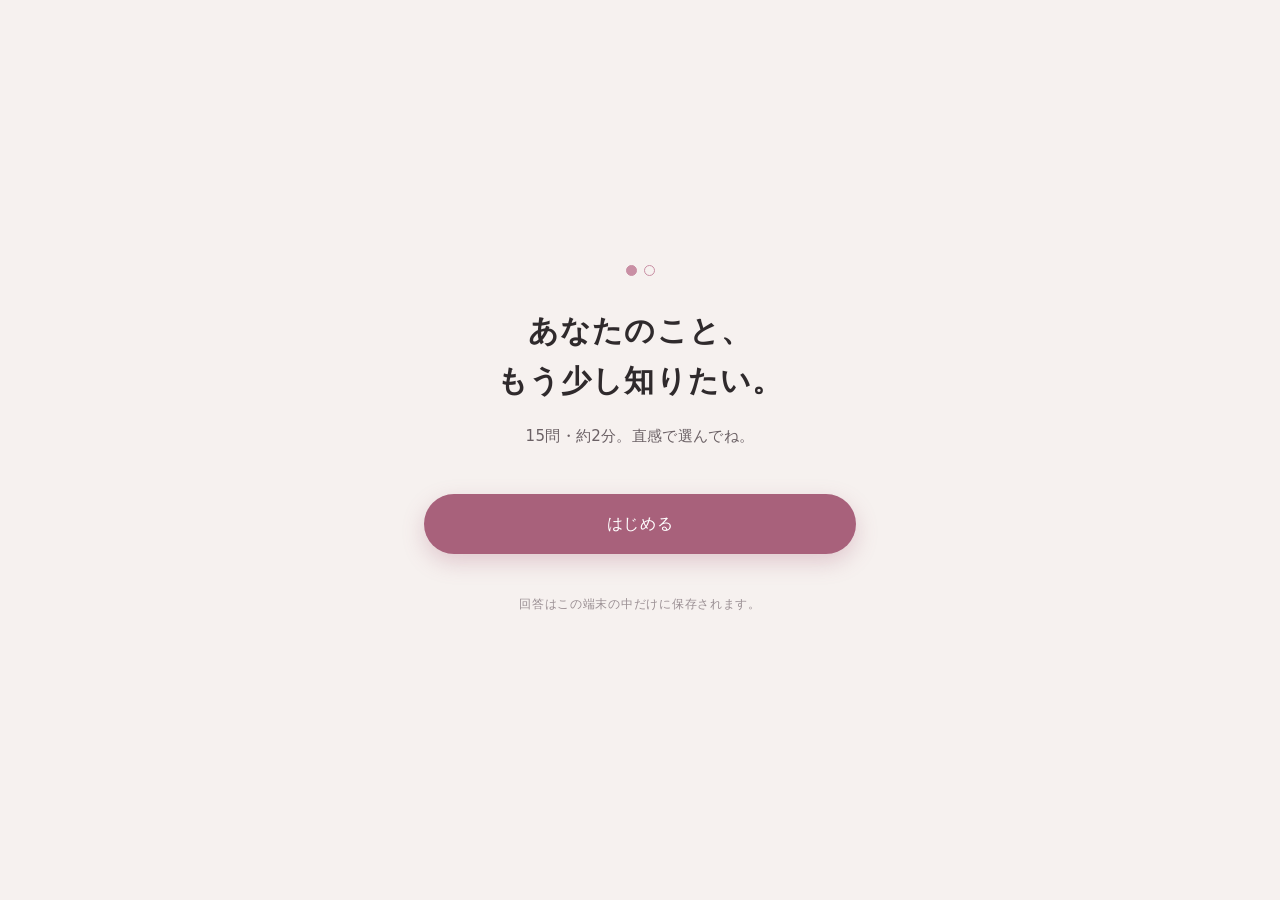
<file: quiz/index.html>
<!DOCTYPE html>
<html lang="ja">
<head>
<meta charset="utf-8">
<meta name="viewport" content="width=device-width, initial-scale=1, viewport-fit=cover">
<meta name="theme-color" content="#f6f1ef">
<title>あなたのこと、もう少し知りたい。</title>
<link rel="icon" href="data:image/svg+xml,%3Csvg xmlns='http://www.w3.org/2000/svg' viewBox='0 0 32 32'%3E%3Ccircle cx='16' cy='16' r='9' fill='none' stroke='%23a8617b' stroke-width='3'/%3E%3C/svg%3E">
<link rel="stylesheet" href="styles.css">
</head>
<body>

<main class="app">

  <!-- ================= トップ ================= -->
  <section class="screen screen--start is-active" id="screen-start">
    <div class="start__inner">
      <p class="mark start__mark" aria-hidden="true"><i></i><i></i></p>
      <h1 class="start__title">あなたのこと、<br>もう少し知りたい。</h1>
      <p class="start__lead">15問・約2分。直感で選んでね。</p>

      <div class="start__actions">
        <button class="btn btn--primary" id="btn-start" type="button">はじめる</button>

        <div class="resume" id="resume-box" hidden>
          <p class="resume__text" id="resume-text">前回の続きがあります。</p>
          <button class="btn btn--ghost" id="btn-resume" type="button">続きから</button>
          <button class="btn btn--text" id="btn-restart-start" type="button">最初からやり直す</button>
        </div>
      </div>

      <p class="start__note" id="start-note">回答はこの端末の中だけに保存されます。</p>
    </div>
  </section>

  <!-- ================= 設問 ================= -->
  <section class="screen screen--quiz" id="screen-quiz">
    <header class="topbar">
      <button class="iconbtn" id="btn-back" type="button" aria-label="前の質問へ戻る">
        <svg viewBox="0 0 24 24" aria-hidden="true"><path d="M15 5 8 12l7 7"/></svg>
      </button>
      <div class="progress">
        <div class="progress__bar"><span class="progress__fill" id="progress-fill"></span></div>
        <p class="progress__count" id="progress-count">1 / 15</p>
      </div>
    </header>

    <div class="qwrap" id="qwrap">
      <p class="milestone" id="milestone" hidden></p>
      <div class="qtext">
        <div class="qtext__scene" id="q-scene"></div>
        <h2 class="qtext__ask" id="q-ask"></h2>
      </div>
      <div class="options" id="options"></div>
    </div>
  </section>

  <!-- ================= 任意の自由記述 ================= -->
  <section class="screen screen--free" id="screen-free">
    <header class="topbar">
      <button class="iconbtn" id="btn-back-free" type="button" aria-label="前の質問へ戻る">
        <svg viewBox="0 0 24 24" aria-hidden="true"><path d="M15 5 8 12l7 7"/></svg>
      </button>
      <div class="progress">
        <div class="progress__bar"><span class="progress__fill" style="width:100%"></span></div>
        <p class="progress__count">15 / 15</p>
      </div>
    </header>

    <div class="qwrap">
      <p class="milestone milestone--static" id="free-lead"></p>
      <div class="qtext">
        <h2 class="qtext__ask" id="free-ask"></h2>
        <p class="qtext__note" id="free-note"></p>
      </div>
      <textarea class="freetext" id="freetext" rows="5"></textarea>
      <div class="free__actions">
        <button class="btn btn--primary" id="btn-free-done" type="button">これで完了</button>
        <button class="btn btn--skip" id="btn-skip" type="button">スキップ</button>
      </div>
    </div>
  </section>

  <!-- ================= 完了 ================= -->
  <section class="screen screen--done" id="screen-done">
    <div class="done__inner">
      <p class="mark done__mark" aria-hidden="true"><i></i><i></i></p>
      <h2 class="done__title">ありがとう。<br>おつかれさま。</h2>
      <p class="done__lead">15問、ぜんぶ答えてくれました。</p>
      <p class="done__status" id="send-status" hidden></p>

      <div class="done__actions">
        <button class="btn btn--primary" id="btn-copy" type="button">回答をコピー</button>
        <div class="done__row">
          <button class="btn btn--ghost" id="btn-copy-json" type="button">JSONをコピー</button>
          <button class="btn btn--ghost" id="btn-save-txt" type="button">TXTで保存</button>
        </div>
        <button class="btn btn--text" id="btn-review" type="button">回答を見直す</button>
        <button class="btn btn--text" id="btn-restart-done" type="button">最初からやり直す</button>
      </div>

      <details class="preview">
        <summary>コピーされる内容を見る</summary>
        <pre id="preview-text"></pre>
      </details>
    </div>
  </section>

</main>

<p class="toast" id="toast" role="status" aria-live="polite"></p>

<!-- Netlify Forms 用の受け口。mode:'netlify' のときだけ使われます -->
<form name="quiz-answers" data-netlify="true" netlify-honeypot="bot-field" hidden>
  <input type="text" name="submittedAt">
  <input type="text" name="bot-field">
  <textarea name="answers"></textarea>
  <textarea name="json"></textarea>
</form>

<script src="config.js"></script>
<script src="questions.js"></script>
<script src="app.js"></script>
</body>
</html>
</file>
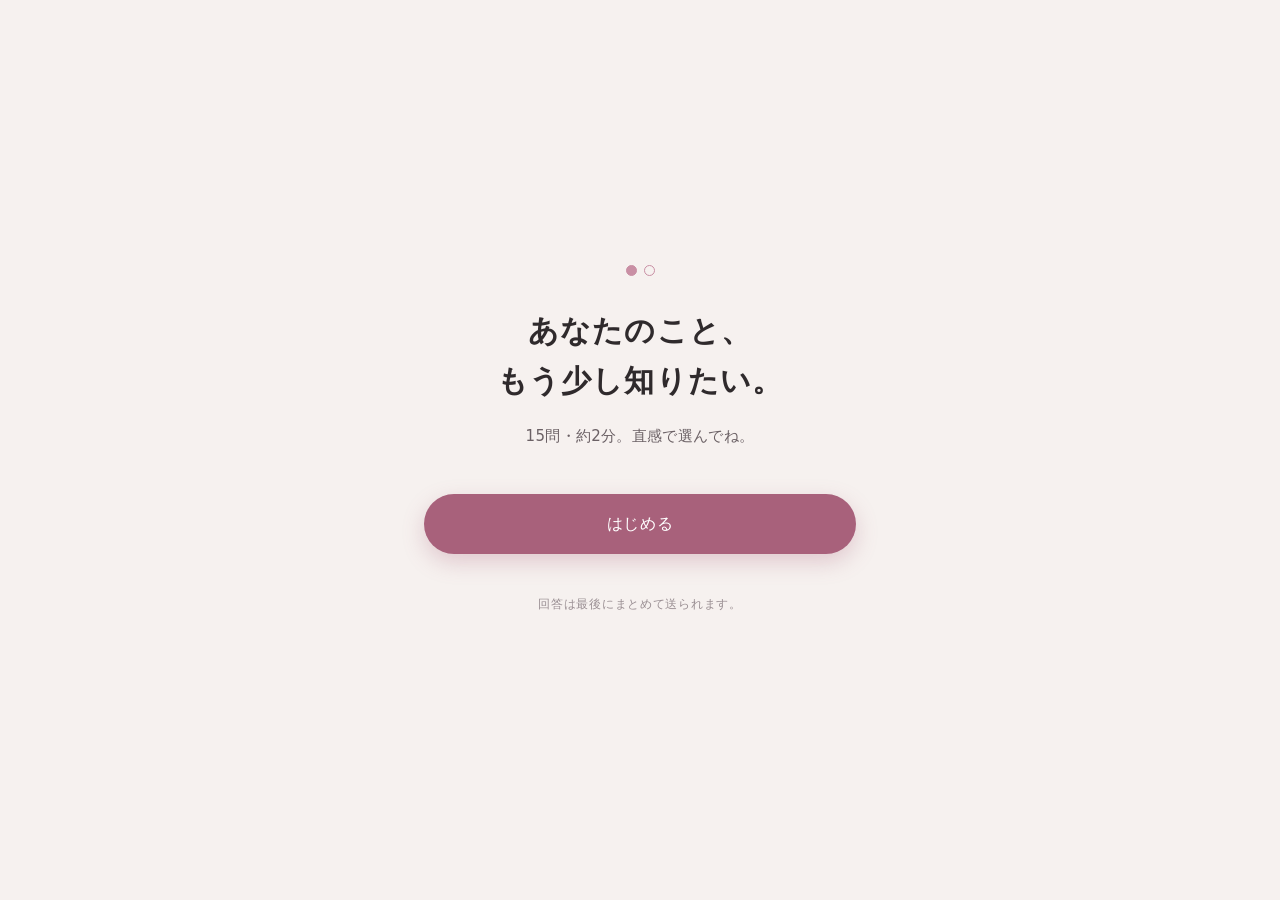
<file: quiz/gas/index.html>
<!DOCTYPE html>
<html lang="ja">
<head>
<meta charset="utf-8">
<meta name="viewport" content="width=device-width, initial-scale=1, viewport-fit=cover">
<meta name="theme-color" content="#f6f1ef">
<title>あなたのこと、もう少し知りたい。</title>
<link rel="icon" href="data:image/svg+xml,%3Csvg xmlns='http://www.w3.org/2000/svg' viewBox='0 0 32 32'%3E%3Ccircle cx='16' cy='16' r='9' fill='none' stroke='%23a8617b' stroke-width='3'/%3E%3C/svg%3E">
<style>
/* =========================================================
   基本トークン
   ========================================================= */
:root {
  --bg:        #f6f1ef;
  --bg-tint:   #efe6e3;
  --card:      #fffdfc;
  --line:      #e6dbd7;
  --line-soft: #f0e7e4;
  --ink:       #2f2a2c;
  --ink-mid:   #6b6165;
  --ink-soft:  #9a8f93;
  --accent:    #a8617b;
  --accent-sub:#c98fa4;
  --accent-bg: #f6e9ee;
  --shadow:    0 1px 2px rgba(70, 45, 55, .04), 0 10px 30px rgba(70, 45, 55, .06);
  --shadow-lift: 0 2px 4px rgba(70, 45, 55, .06), 0 16px 40px rgba(70, 45, 55, .10);
  --radius:    20px;
  --ease:      cubic-bezier(.22, .8, .26, 1);
}

@media (prefers-color-scheme: dark) {
  :root {
    --bg:        #171416;
    --bg-tint:   #201b1f;
    --card:      #211d20;
    --line:      #342c31;
    --line-soft: #2a2429;
    --ink:       #f0e9ec;
    --ink-mid:   #b6a9af;
    --ink-soft:  #857a80;
    --accent:    #e0a0b7;
    --accent-sub:#c98fa4;
    --accent-bg: #33242c;
    --shadow:    0 1px 2px rgba(0, 0, 0, .3), 0 10px 30px rgba(0, 0, 0, .28);
    --shadow-lift: 0 2px 4px rgba(0, 0, 0, .35), 0 16px 40px rgba(0, 0, 0, .4);
  }
}

* { box-sizing: border-box; }

/* display を持つクラスに hidden 属性が付いても確実に隠す */
[hidden] { display: none !important; }

html, body {
  margin: 0;
  padding: 0;
  background: var(--bg);
  color: var(--ink);
}

body {
  font-family: "Hiragino Sans", "Hiragino Kaku Gothic ProN", "Noto Sans JP",
               -apple-system, BlinkMacSystemFont, "Segoe UI", system-ui, sans-serif;
  font-size: 16px;
  line-height: 1.75;
  -webkit-font-smoothing: antialiased;
  -webkit-text-size-adjust: 100%;
  -webkit-tap-highlight-color: transparent;
  letter-spacing: .02em;
}

/* うっすらとした背景の色みだけ添える */
body::before {
  content: "";
  position: fixed;
  inset: 0;
  z-index: -1;
  background:
    radial-gradient(60% 40% at 15% 0%,  var(--accent-bg), transparent 70%),
    radial-gradient(50% 35% at 95% 100%, var(--bg-tint), transparent 70%);
  opacity: .85;
  pointer-events: none;
}

.app {
  width: 100%;
  max-width: 480px;
  margin: 0 auto;
  padding:
    calc(env(safe-area-inset-top) + 20px)
    20px
    calc(env(safe-area-inset-bottom) + 40px);
  min-height: 100vh;
  min-height: 100dvh;
  display: flex;
  flex-direction: column;
}

/* =========================================================
   画面切り替え
   ========================================================= */
.screen { display: none; flex: 1 1 auto; flex-direction: column; }
.screen.is-active { display: flex; animation: screen-in .42s var(--ease) both; }

@keyframes screen-in {
  from { opacity: 0; transform: translateY(10px); }
  to   { opacity: 1; transform: none; }
}

/* =========================================================
   ボタン共通
   ========================================================= */
.btn {
  appearance: none;
  border: 0;
  font: inherit;
  font-size: 16px;
  letter-spacing: .04em;
  cursor: pointer;
  border-radius: 999px;
  padding: 16px 24px;
  width: 100%;
  transition: transform .18s var(--ease), background-color .2s var(--ease),
              box-shadow .25s var(--ease), color .2s var(--ease);
}
.btn:active { transform: scale(.98); }

.btn--primary {
  background: var(--accent);
  color: #fff;
  box-shadow: 0 8px 22px rgba(168, 97, 123, .28);
}
@media (prefers-color-scheme: dark) {
  .btn--primary { color: #241a1f; box-shadow: 0 8px 22px rgba(0, 0, 0, .45); }
}

.btn--ghost {
  background: var(--card);
  color: var(--ink);
  border: 1px solid var(--line);
  box-shadow: var(--shadow);
}

.btn--text {
  background: none;
  color: var(--ink-soft);
  font-size: 14px;
  padding: 10px 12px;
  text-decoration: underline;
  text-underline-offset: 4px;
  text-decoration-color: var(--line);
}
.btn--text:hover { color: var(--ink-mid); }

.btn--skip {
  background: var(--card);
  color: var(--ink-mid);
  border: 1px solid var(--line);
  box-shadow: var(--shadow);
}

/* =========================================================
   トップ画面
   ========================================================= */
.screen--start { justify-content: center; }

.start__inner { text-align: center; padding: 32px 4px; }

/* ふたつ並んだ丸（トップと完了画面の小さな飾り） */
.mark {
  display: flex;
  justify-content: center;
  align-items: center;
  gap: 7px;
  color: var(--accent-sub);
}
.mark i {
  width: 11px;
  height: 11px;
  border-radius: 50%;
  border: 1.5px solid currentColor;
}
.mark i:first-child { background: currentColor; }

.start__mark {
  margin: 0 0 30px;
  animation: breathe 4.5s ease-in-out infinite;
}
@keyframes breathe {
  0%, 100% { opacity: .55; transform: translateY(0); }
  50%      { opacity: 1;   transform: translateY(-3px); }
}

.start__title {
  margin: 0 0 18px;
  font-size: 27px;
  line-height: 1.65;
  font-weight: 600;
  letter-spacing: .04em;
}

.start__lead {
  margin: 0 0 44px;
  color: var(--ink-mid);
  font-size: 15px;
}

.start__actions { display: grid; gap: 14px; }

.resume {
  margin-top: 14px;
  padding: 20px 18px 12px;
  background: var(--card);
  border: 1px solid var(--line-soft);
  border-radius: var(--radius);
  box-shadow: var(--shadow);
  display: grid;
  gap: 10px;
}
.resume__text { margin: 0 0 4px; font-size: 14px; color: var(--ink-mid); }

.start__note {
  margin: 40px 0 0;
  font-size: 12px;
  color: var(--ink-soft);
  letter-spacing: .06em;
}

/* =========================================================
   上部バー・進捗
   ========================================================= */
.topbar {
  display: flex;
  align-items: center;
  gap: 14px;
  padding: 4px 0 22px;
}

.iconbtn {
  flex: 0 0 auto;
  width: 40px;
  height: 40px;
  display: grid;
  place-items: center;
  border-radius: 50%;
  border: 1px solid var(--line-soft);
  background: var(--card);
  color: var(--ink-mid);
  cursor: pointer;
  transition: opacity .2s var(--ease), transform .18s var(--ease);
}
.iconbtn:active { transform: scale(.94); }
.iconbtn[disabled] { opacity: .3; cursor: default; }
.iconbtn svg {
  width: 20px; height: 20px;
  fill: none; stroke: currentColor;
  stroke-width: 1.7; stroke-linecap: round; stroke-linejoin: round;
}

.progress { flex: 1 1 auto; display: flex; align-items: center; gap: 12px; }

.progress__bar {
  flex: 1 1 auto;
  height: 3px;
  border-radius: 999px;
  background: var(--line);
  overflow: hidden;
}
.progress__fill {
  display: block;
  height: 100%;
  width: 0;
  border-radius: 999px;
  background: linear-gradient(90deg, var(--accent-sub), var(--accent));
  transition: width .5s var(--ease);
}
.progress__count {
  margin: 0;
  flex: 0 0 auto;
  font-size: 12px;
  letter-spacing: .12em;
  color: var(--ink-soft);
  font-variant-numeric: tabular-nums;
}

/* =========================================================
   設問
   ========================================================= */
.qwrap { flex: 1 1 auto; display: flex; flex-direction: column; }
.qwrap.is-swapping { animation: q-out .16s var(--ease) both; }
.qwrap.is-entering { animation: q-in .42s var(--ease) both; }

@keyframes q-out { to { opacity: 0; transform: translateY(-6px); } }
@keyframes q-in  { from { opacity: 0; transform: translateY(12px); } to { opacity: 1; transform: none; } }

.milestone {
  margin: 0 0 18px;
  align-self: flex-start;
  font-size: 12.5px;
  letter-spacing: .08em;
  color: var(--accent);
  background: var(--accent-bg);
  border-radius: 999px;
  padding: 6px 16px;
  animation: pop-in .5s var(--ease) both;
}
.milestone--static { color: var(--ink-mid); background: var(--bg-tint); }
@keyframes pop-in {
  from { opacity: 0; transform: translateY(6px) scale(.96); }
  to   { opacity: 1; transform: none; }
}

.qtext { margin: 4px 0 26px; }

.qtext__scene {
  margin: 0 0 14px;
  color: var(--ink-mid);
  font-size: 15px;
  line-height: 1.95;
}
.qtext__scene p { margin: 0; }

.qtext__ask {
  margin: 0;
  font-size: 21px;
  line-height: 1.7;
  font-weight: 600;
  letter-spacing: .03em;
}

.qtext__note { margin: 14px 0 0; font-size: 13px; color: var(--ink-soft); }

/* 選択肢カード */
.options { display: grid; gap: 10px; }

.option {
  position: relative;
  display: flex;
  align-items: center;
  gap: 14px;
  width: 100%;
  text-align: left;
  font: inherit;
  font-size: 15.5px;
  line-height: 1.6;
  color: var(--ink);
  background: var(--card);
  border: 1px solid var(--line-soft);
  border-radius: 16px;
  box-shadow: var(--shadow);
  padding: 15px 18px;
  cursor: pointer;
  transition: transform .2s var(--ease), border-color .25s var(--ease),
              background-color .25s var(--ease), box-shadow .25s var(--ease);
  animation: card-in .45s var(--ease) both;
  animation-delay: calc(var(--i) * 45ms);
}
.option:active { transform: scale(.985); }
@media (hover: hover) {
  .option:hover { border-color: var(--accent-sub); box-shadow: var(--shadow-lift); }
}

@keyframes card-in {
  from { opacity: 0; transform: translateY(10px); }
  to   { opacity: 1; transform: none; }
}

.option__dot {
  flex: 0 0 auto;
  width: 18px;
  height: 18px;
  border-radius: 50%;
  border: 1.5px solid var(--line);
  transition: border-color .25s var(--ease), background-color .25s var(--ease),
              box-shadow .25s var(--ease);
}

.option.is-current { border-color: var(--accent-sub); background: var(--accent-bg); }
.option.is-current .option__dot { border-color: var(--accent); background: var(--accent); }

.option.is-picked {
  border-color: var(--accent);
  background: var(--accent-bg);
  animation: pick .42s var(--ease);
}
.option.is-picked .option__dot {
  border-color: var(--accent);
  background: var(--accent);
  box-shadow: 0 0 0 5px var(--accent-bg);
}
@keyframes pick {
  0%   { transform: scale(1); }
  35%  { transform: scale(.975); }
  100% { transform: scale(1); }
}

/* =========================================================
   自由記述
   ========================================================= */
.freetext {
  width: 100%;
  font: inherit;
  font-size: 16px;
  line-height: 1.8;
  color: var(--ink);
  background: var(--card);
  border: 1px solid var(--line-soft);
  border-radius: 16px;
  box-shadow: var(--shadow);
  padding: 18px;
  resize: vertical;
  outline: none;
  transition: border-color .25s var(--ease);
}
.freetext:focus { border-color: var(--accent-sub); }

.free__actions { display: grid; gap: 12px; margin-top: 26px; }

/* =========================================================
   完了画面
   ========================================================= */
.screen--done { justify-content: center; }
.done__inner { text-align: center; padding: 24px 0; }

.done__mark { margin: 0 0 26px; }
.done__title { margin: 0 0 14px; font-size: 25px; line-height: 1.6; font-weight: 600; }
.done__lead  { margin: 0 0 14px; color: var(--ink-mid); font-size: 15px; }

.done__status {
  margin: 0 0 8px;
  font-size: 13px;
  color: var(--ink-soft);
  letter-spacing: .04em;
  animation: pop-in .4s var(--ease) both;
}

.done__actions { display: grid; gap: 12px; margin-top: 24px; }
.done__row { display: grid; grid-template-columns: 1fr 1fr; gap: 12px; }
.done__row .btn { padding: 15px 10px; font-size: 15px; }

.preview {
  margin-top: 34px;
  text-align: left;
  border-top: 1px solid var(--line-soft);
  padding-top: 18px;
}
.preview summary {
  cursor: pointer;
  font-size: 13px;
  color: var(--ink-soft);
  list-style: none;
  letter-spacing: .06em;
}
.preview summary::-webkit-details-marker { display: none; }
.preview summary::before { content: "＋ "; }
.preview[open] summary::before { content: "− "; }

.preview pre {
  margin: 16px 0 0;
  padding: 18px;
  background: var(--card);
  border: 1px solid var(--line-soft);
  border-radius: 16px;
  font-size: 12.5px;
  line-height: 1.9;
  color: var(--ink-mid);
  white-space: pre-wrap;
  word-break: break-word;
  max-height: 320px;
  overflow: auto;
  font-family: ui-monospace, "SFMono-Regular", Menlo, monospace;
}

/* =========================================================
   トースト
   ========================================================= */
.toast {
  position: fixed;
  left: 50%;
  bottom: calc(env(safe-area-inset-bottom) + 28px);
  transform: translate(-50%, 14px);
  margin: 0;
  padding: 12px 22px;
  border-radius: 999px;
  background: var(--ink);
  color: var(--bg);
  font-size: 13.5px;
  letter-spacing: .04em;
  box-shadow: var(--shadow-lift);
  opacity: 0;
  pointer-events: none;
  transition: opacity .3s var(--ease), transform .3s var(--ease);
  z-index: 20;
}
.toast.is-visible { opacity: 1; transform: translate(-50%, 0); }

/* =========================================================
   その他
   ========================================================= */
@media (min-width: 520px) {
  .start__title { font-size: 30px; }
  .qtext__ask   { font-size: 22px; }
}

@media (prefers-reduced-motion: reduce) {
  *, *::before, *::after {
    animation-duration: .01ms !important;
    animation-iteration-count: 1 !important;
    transition-duration: .01ms !important;
  }
}
</style>
</head>
<body>

<main class="app">

  <!-- ================= トップ ================= -->
  <section class="screen screen--start is-active" id="screen-start">
    <div class="start__inner">
      <p class="mark start__mark" aria-hidden="true"><i></i><i></i></p>
      <h1 class="start__title">あなたのこと、<br>もう少し知りたい。</h1>
      <p class="start__lead">15問・約2分。直感で選んでね。</p>

      <div class="start__actions">
        <button class="btn btn--primary" id="btn-start" type="button">はじめる</button>

        <div class="resume" id="resume-box" hidden>
          <p class="resume__text" id="resume-text">前回の続きがあります。</p>
          <button class="btn btn--ghost" id="btn-resume" type="button">続きから</button>
          <button class="btn btn--text" id="btn-restart-start" type="button">最初からやり直す</button>
        </div>
      </div>

      <p class="start__note" id="start-note">回答はこの端末の中だけに保存されます。</p>
    </div>
  </section>

  <!-- ================= 設問 ================= -->
  <section class="screen screen--quiz" id="screen-quiz">
    <header class="topbar">
      <button class="iconbtn" id="btn-back" type="button" aria-label="前の質問へ戻る">
        <svg viewBox="0 0 24 24" aria-hidden="true"><path d="M15 5 8 12l7 7"/></svg>
      </button>
      <div class="progress">
        <div class="progress__bar"><span class="progress__fill" id="progress-fill"></span></div>
        <p class="progress__count" id="progress-count">1 / 15</p>
      </div>
    </header>

    <div class="qwrap" id="qwrap">
      <p class="milestone" id="milestone" hidden></p>
      <div class="qtext">
        <div class="qtext__scene" id="q-scene"></div>
        <h2 class="qtext__ask" id="q-ask"></h2>
      </div>
      <div class="options" id="options"></div>
    </div>
  </section>

  <!-- ================= 任意の自由記述 ================= -->
  <section class="screen screen--free" id="screen-free">
    <header class="topbar">
      <button class="iconbtn" id="btn-back-free" type="button" aria-label="前の質問へ戻る">
        <svg viewBox="0 0 24 24" aria-hidden="true"><path d="M15 5 8 12l7 7"/></svg>
      </button>
      <div class="progress">
        <div class="progress__bar"><span class="progress__fill" style="width:100%"></span></div>
        <p class="progress__count">15 / 15</p>
      </div>
    </header>

    <div class="qwrap">
      <p class="milestone milestone--static" id="free-lead"></p>
      <div class="qtext">
        <h2 class="qtext__ask" id="free-ask"></h2>
        <p class="qtext__note" id="free-note"></p>
      </div>
      <textarea class="freetext" id="freetext" rows="5"></textarea>
      <div class="free__actions">
        <button class="btn btn--primary" id="btn-free-done" type="button">これで完了</button>
        <button class="btn btn--skip" id="btn-skip" type="button">スキップ</button>
      </div>
    </div>
  </section>

  <!-- ================= 完了 ================= -->
  <section class="screen screen--done" id="screen-done">
    <div class="done__inner">
      <p class="mark done__mark" aria-hidden="true"><i></i><i></i></p>
      <h2 class="done__title">ありがとう。<br>おつかれさま。</h2>
      <p class="done__lead">15問、ぜんぶ答えてくれました。</p>
      <p class="done__status" id="send-status" hidden></p>

      <div class="done__actions">
        <button class="btn btn--primary" id="btn-copy" type="button">回答をコピー</button>
        <div class="done__row">
          <button class="btn btn--ghost" id="btn-copy-json" type="button">JSONをコピー</button>
          <button class="btn btn--ghost" id="btn-save-txt" type="button">TXTで保存</button>
        </div>
        <button class="btn btn--text" id="btn-review" type="button">回答を見直す</button>
        <button class="btn btn--text" id="btn-restart-done" type="button">最初からやり直す</button>
      </div>

      <details class="preview">
        <summary>コピーされる内容を見る</summary>
        <pre id="preview-text"></pre>
      </details>
    </div>
  </section>

</main>

<p class="toast" id="toast" role="status" aria-live="polite"></p>

<!-- Netlify Forms 用の受け口。mode:'netlify' のときだけ使われます -->
<form name="quiz-answers" data-netlify="true" netlify-honeypot="bot-field" hidden>
  <input type="text" name="submittedAt">
  <input type="text" name="bot-field">
  <textarea name="answers"></textarea>
  <textarea name="json"></textarea>
</form>

<script>
/**
 * 回答の保存先の設定。ここだけ書き換えれば送信先を変えられます。
 *
 * mode:
 *   'off'         … どこにも送信しない。回答は端末の中（localStorage）だけに残る
 *   'apps-script' … Google Apps Script のWebアプリとして公開する場合。
 *                   スプレッドシートへ直接保存する（送信先URLの設定は不要）
 *   'netlify'     … Netlify Forms に保存する。Netlifyで公開している場合
 *   'endpoint'    … 任意のURLへJSONで送信する
 *
 * endpoint:  mode が 'endpoint' のときの送信先URL
 * formName:  mode が 'netlify' のときのフォーム名（index.html の <form name="..."> と揃える）
 *
 * mode を 'off' 以外にすると、トップ画面の注意書きも自動で
 * 「送信されます」という表現に切り替わります。
 */
const SUBMIT_CONFIG = {
  mode: 'apps-script',
  endpoint: '',
  formName: 'quiz-answers'
};
</script>
<script>
/**
 * 質問データ。
 *
 * ここだけを書き換えれば、質問文・選択肢・順番を変更できます。
 * - id      : 表示・出力に使う識別子（Q1 など）
 * - scene   : 状況説明。配列の1要素が1行として表示される（無い場合は空配列）
 * - ask     : 実際に問いかける一文
 * - options : 選択肢（順番はそのまま表示される）
 *
 * コピー用テキストの見出しは scene と ask を連結して自動生成されます。
 *   例) 【Q2 ちょっと嫌なことがあった日に恋人と会いました。一番嬉しいのは？】
 */
const QUESTIONS = [
  {
    id: 'Q1',
    scene: ['友達との旅行。'],
    ask: '予定を決めるなら一番近いのは？',
    options: [
      '行く場所や時間まである程度決めておきたい',
      'メインだけ決めて、あとはその場で',
      '候補だけいくつか用意しておく',
      '当日の気分で決めるのが好き'
    ]
  },
  {
    id: 'Q2',
    scene: ['ちょっと嫌なことがあった日に恋人と会いました。'],
    ask: '一番嬉しいのは？',
    options: [
      '「なんかあった？」と気づいてくれる',
      '自分から話したらじっくり聞いてくれる',
      '美味しいものや楽しいことで気分転換してくれる',
      '特に触れず、いつも通り接してくれる'
    ]
  },
  {
    id: 'Q3',
    scene: ['何気なく「これちょっと欲しいかも」と話したものを、数か月後に恋人が覚えていました。'],
    ask: 'どう感じる？',
    options: [
      'めちゃくちゃ嬉しい',
      '結構嬉しい',
      '嬉しいけど、そこまで重要ではない',
      'あまり何とも思わない'
    ]
  },
  {
    id: 'Q4',
    scene: [
      '楽しみにしていたデートの日。',
      '恋人から突然、',
      '「ごめん、今日予定変えてもいい？」',
      'と言われました。'
    ],
    ask: '最初に感じるものに一番近いのは？',
    options: [
      '理由が気になる',
      'ちょっと残念・悲しい',
      '仕方ないと思う',
      '新しい予定も楽しそうなら全然OK',
      '自分との予定を大事にしてほしかったと思う'
    ]
  },
  {
    id: 'Q5',
    scene: ['恋人と意見が完全に食い違いました。'],
    ask: '自分に一番近いのは？',
    options: [
      '納得できるまで話したい',
      'お互いの考えを聞いて落とし所を探したい',
      '一旦時間を置いてから話したい',
      '大きな問題じゃなければ自分が折れてもいい',
      '喧嘩になるくらいなら流したい'
    ]
  },
  {
    id: 'Q6',
    scene: [
      '自分が落ち込んでいる時に恋人から、',
      '「じゃあこうすれば解決できるんじゃない？」',
      'と言われました。'
    ],
    ask: '一番近い感覚は？',
    options: [
      '解決策を考えてくれるのは嬉しい',
      'まず気持ちを分かってから言ってほしい',
      '正しいことを言われても今は違うと思う',
      '内容による',
      '自分で解決したいのであまり介入してほしくない'
    ]
  },
  {
    id: 'Q7',
    scene: [
      '恋人から突然、',
      '「今からちょっと出かけない？」',
      'と誘われました。'
    ],
    ask: '予定が空いていたら？',
    options: [
      '面白そう、すぐ行く',
      '行き先を聞いてから決める',
      '少し準備する時間がほしい',
      '急な予定変更はあまり好きじゃない'
    ]
  },
  {
    id: 'Q8',
    scene: ['恋人が友達と遊んでいて、数時間連絡がありません。'],
    ask: '一番近いのは？',
    options: [
      '楽しんでるんだろうし全然気にならない',
      '少し気になるけど特に連絡はしない',
      '何してるかなとは結構気になる',
      '一言くらい連絡があると嬉しい',
      '誰といるかによってかなり変わる'
    ]
  },
  {
    id: 'Q9',
    scene: ['恋人があなたの髪型や服の小さな変化に気づきませんでした。'],
    ask: 'どう感じる？',
    options: [
      '全然気にならない',
      '気づいたら嬉しかったな、くらい',
      'ちょっと残念',
      '結構気づいてほしい',
      '変化の内容による'
    ]
  },
  {
    id: 'Q10',
    scene: [],
    ask: '恋人から褒められるなら、どれが一番嬉しい？',
    options: [
      '「今日かわいい」',
      '「一緒にいると楽しい」',
      '「そういうところ優しいよね」',
      '「頑張ってるのちゃんと知ってるよ」',
      '自分でも気づいていないような部分を具体的に褒められる'
    ]
  },
  {
    id: 'Q11',
    scene: ['ちょっと空気が悪くなった時、恋人が笑わせようとしてきました。'],
    ask: '一番近いのは？',
    options: [
      '割とすぐ笑って許してしまう',
      '面白ければちょっと機嫌が直る',
      'まずちゃんと話してからにしてほしい',
      '今ふざけるところじゃないと思う',
      '原因による'
    ]
  },
  {
    id: 'Q12',
    scene: ['恋人が異性の友達と二人で食事に行くことになりました。'],
    ask: '一番近い感覚は？',
    options: [
      '特に気にならない',
      '事前に教えてくれれば大丈夫',
      '相手が誰なのかは気になる',
      '正直ちょっと嫌',
      '二人きりは嫌'
    ]
  },
  {
    id: 'Q13',
    scene: ['忙しい一週間。'],
    ask: '恋人とあまり会えないとしたら、どれが一番嬉しい？',
    options: [
      '短時間でも会う',
      '電話する',
      'LINEなどでこまめに話す',
      '「落ち着いたら会おう」と予定だけ決める',
      '忙しい時はお互い自分のことに集中する'
    ]
  },
  {
    id: 'Q14',
    scene: [],
    ask: '誕生日に恋人が何かしてくれるなら？',
    options: [
      '自分が欲しいと言っていたものを覚えていてくれる',
      '相手が自分で一生懸命考えてくれる',
      'サプライズしてくれる',
      '一緒にどこかへ行って思い出を作る',
      '特別なことより、一緒にゆっくり過ごしたい'
    ]
  },
  {
    id: 'Q15',
    scene: [],
    ask: '恋人との関係で、一番「幸せだな」と感じそうなのは？',
    options: [
      '何でも話せて理解し合えている',
      '一緒にたくさん笑っている',
      '大切にされていると実感できる',
      'お互いを信頼して自由でいられる',
      '困った時に支え合える',
      '一緒にいるだけで安心できる'
    ]
  }
];

/** 最後の任意質問（自由記述）。 */
const OPTIONAL_QUESTION = {
  lead: '最後にひとつだけ。',
  ask: '自分の性格で「ここ、ちょっと面倒かも（笑）」と思うところがあれば教えて。',
  placeholder: '思いつかなければ、そのまま次へ進んでOK。',
  note: '書いても書かなくても大丈夫です。'
};

/** 途中で挟む一言（キーは「何問目か」= 1始まり）。 */
const MILESTONES = {
  5: 'いい感じ。あと10問。',
  10: 'あと5問。'
};
</script>
<script>
/* =========================================================
   状態管理
   - 回答は常に localStorage に保存する（途中保存・再開のため）
   - 外部への送信は config.js の SUBMIT_CONFIG が 'off' 以外のときだけ行う
   - アプリ側では回答の判定・分類・ラベル付けは一切行わない
   ========================================================= */

const STORAGE_KEY = 'love-quiz.state.v3';
const SCHEMA_VERSION = 3;

/* 旧バージョンの保存データ（50問版 / 旧15問版）は読み込まずに破棄する */
const LEGACY_KEYS = [
  'love-quiz.state',
  'love-quiz.state.v1',
  'love-quiz.state.v2',
  'personality-quiz-state',
  'quizAnswers'
];

const AUTO_ADVANCE_MS = 420;

function emptyState() {
  return {
    v: SCHEMA_VERSION,
    answers: new Array(QUESTIONS.length).fill(null), // 各要素は選択肢のindex
    free: '',
    index: 0,
    completed: false,
    sent: false,      // 送信先へ保存済みかどうか
    startedAt: null,
    updatedAt: null
  };
}

let state = emptyState();

function loadState() {
  try {
    LEGACY_KEYS.forEach(function (k) { localStorage.removeItem(k); });
    const raw = localStorage.getItem(STORAGE_KEY);
    if (!raw) return null;
    const parsed = JSON.parse(raw);
    if (!parsed || parsed.v !== SCHEMA_VERSION) {
      localStorage.removeItem(STORAGE_KEY);
      return null;
    }
    if (!Array.isArray(parsed.answers) || parsed.answers.length !== QUESTIONS.length) {
      localStorage.removeItem(STORAGE_KEY);
      return null;
    }
    // 選択肢の数が変わっている場合は、その設問だけ無効にする
    parsed.answers = parsed.answers.map(function (a, i) {
      return (Number.isInteger(a) && a >= 0 && a < QUESTIONS[i].options.length) ? a : null;
    });
    parsed.free = typeof parsed.free === 'string' ? parsed.free : '';
    parsed.index = clamp(parsed.index || 0, 0, QUESTIONS.length - 1);
    parsed.completed = !!parsed.completed;
    parsed.sent = !!parsed.sent;
    return parsed;
  } catch (e) {
    return null;
  }
}

function saveState() {
  state.updatedAt = new Date().toISOString();
  if (!state.startedAt) state.startedAt = state.updatedAt;
  try {
    localStorage.setItem(STORAGE_KEY, JSON.stringify(state));
  } catch (e) {
    /* 保存できない環境でも回答自体は続けられるようにする */
  }
}

function clearState() {
  try { localStorage.removeItem(STORAGE_KEY); } catch (e) { /* noop */ }
}

function clamp(n, min, max) { return Math.min(Math.max(n, min), max); }

function answeredCount() {
  return state.answers.filter(function (a) { return a !== null; }).length;
}

/* =========================================================
   要素参照
   ========================================================= */
const el = {
  screens: {
    start: document.getElementById('screen-start'),
    quiz:  document.getElementById('screen-quiz'),
    free:  document.getElementById('screen-free'),
    done:  document.getElementById('screen-done')
  },
  resumeBox:   document.getElementById('resume-box'),
  resumeText:  document.getElementById('resume-text'),
  qwrap:       document.getElementById('qwrap'),
  milestone:   document.getElementById('milestone'),
  scene:       document.getElementById('q-scene'),
  ask:         document.getElementById('q-ask'),
  options:     document.getElementById('options'),
  back:        document.getElementById('btn-back'),
  fill:        document.getElementById('progress-fill'),
  count:       document.getElementById('progress-count'),
  freeLead:    document.getElementById('free-lead'),
  freeAsk:     document.getElementById('free-ask'),
  freeNote:    document.getElementById('free-note'),
  freetext:    document.getElementById('freetext'),
  preview:     document.getElementById('preview-text'),
  startNote:   document.getElementById('start-note'),
  sendStatus:  document.getElementById('send-status'),
  toast:       document.getElementById('toast')
};

/* =========================================================
   画面遷移
   ========================================================= */
let current = 'start';

function show(name) {
  current = name;
  Object.keys(el.screens).forEach(function (key) {
    el.screens[key].classList.toggle('is-active', key === name);
  });
  window.scrollTo({ top: 0, behavior: 'auto' });
}

/* =========================================================
   設問の描画
   ========================================================= */
let locked = false; // 自動送りの最中の二重タップ防止

function questionLabel(q) {
  return q.scene.join('') + q.ask;
}

function renderQuestion(animate) {
  const i = state.index;
  const q = QUESTIONS[i];

  // 進捗
  el.count.textContent = (i + 1) + ' / ' + QUESTIONS.length;
  el.fill.style.width = (((i + 1) / QUESTIONS.length) * 100) + '%';

  // 途中の一言
  const milestone = MILESTONES[i + 1];
  if (milestone) {
    el.milestone.textContent = milestone;
    el.milestone.hidden = false;
  } else {
    el.milestone.hidden = true;
  }

  // 質問文
  el.scene.innerHTML = '';
  q.scene.forEach(function (line) {
    const p = document.createElement('p');
    p.textContent = line;
    el.scene.appendChild(p);
  });
  el.scene.hidden = q.scene.length === 0;
  el.ask.textContent = q.ask;

  // 選択肢
  el.options.innerHTML = '';
  q.options.forEach(function (text, idx) {
    const btn = document.createElement('button');
    btn.type = 'button';
    btn.className = 'option';
    btn.style.setProperty('--i', String(idx));
    if (state.answers[i] === idx) btn.classList.add('is-current');

    const dot = document.createElement('span');
    dot.className = 'option__dot';
    const label = document.createElement('span');
    label.className = 'option__label';
    label.textContent = text;

    btn.appendChild(dot);
    btn.appendChild(label);
    btn.addEventListener('click', function () { pick(idx, btn); });
    el.options.appendChild(btn);
  });

  if (animate) {
    el.qwrap.classList.remove('is-entering');
    void el.qwrap.offsetWidth;
    el.qwrap.classList.add('is-entering');
  }

  // 長い設問を下までスクロールして答えた後も、次の設問は先頭から始める
  window.scrollTo({ top: 0, behavior: 'auto' });
}

function pick(optionIndex, btn) {
  if (locked) return;
  locked = true;

  state.answers[state.index] = optionIndex;
  saveState();

  Array.prototype.forEach.call(el.options.children, function (child) {
    child.classList.remove('is-current', 'is-picked');
  });
  btn.classList.add('is-picked');

  setTimeout(function () {
    locked = false;
    goNext();
  }, AUTO_ADVANCE_MS);
}

function goNext() {
  if (state.index < QUESTIONS.length - 1) {
    state.index += 1;
    saveState();
    swapQuestion();
  } else {
    openFree();
  }
}

function goPrev() {
  if (state.index > 0) {
    state.index -= 1;
    saveState();
    swapQuestion();
  } else {
    show('start');
    refreshStart();
  }
}

function swapQuestion() {
  el.qwrap.classList.add('is-swapping');
  setTimeout(function () {
    el.qwrap.classList.remove('is-swapping');
    renderQuestion(true);
  }, 150);
}

function openQuestion(index) {
  state.index = clamp(index, 0, QUESTIONS.length - 1);
  saveState();
  show('quiz');
  renderQuestion(true);
}

/* =========================================================
   最後の任意質問
   ========================================================= */
function openFree() {
  el.freeLead.textContent = OPTIONAL_QUESTION.lead;
  el.freeAsk.textContent = OPTIONAL_QUESTION.ask;
  el.freeNote.textContent = OPTIONAL_QUESTION.note;
  el.freetext.placeholder = OPTIONAL_QUESTION.placeholder;
  el.freetext.value = state.free;
  show('free');
}

function finish(keepFree) {
  state.free = keepFree ? el.freetext.value.trim() : '';
  state.completed = true;
  state.sent = false;
  saveState();
  el.preview.textContent = buildText();
  setSendStatus('');
  show('done');
  sendAnswers();
}

/* =========================================================
   出力（コピー用テキスト / JSON / TXT）
   ========================================================= */
function answerTextOf(i) {
  const a = state.answers[i];
  return a === null ? '（未回答）' : QUESTIONS[i].options[a];
}

function buildText() {
  const blocks = QUESTIONS.map(function (q, i) {
    return '【' + q.id + ' ' + questionLabel(q) + '】\n' + answerTextOf(i);
  });
  blocks.push('【任意】\n' + (state.free ? state.free : '（未記入）'));
  return blocks.join('\n\n') + '\n';
}

function buildPayload() {
  return {
    version: SCHEMA_VERSION,
    answeredAt: state.updatedAt || new Date().toISOString(),
    answers: QUESTIONS.map(function (q, i) {
      return {
        id: q.id,
        question: questionLabel(q),
        options: q.options,
        selectedIndex: state.answers[i],
        selected: state.answers[i] === null ? null : q.options[state.answers[i]]
      };
    }),
    optional: {
      question: OPTIONAL_QUESTION.ask,
      answer: state.free || null
    }
  };
}

function buildJson() {
  return JSON.stringify(buildPayload(), null, 2);
}

/* =========================================================
   回答の送信（config.js の SUBMIT_CONFIG で設定）
   - mode が 'off' のときは何も送らない
   - 送信できなかった回答は localStorage に残り、次に開いたとき再送する
   ========================================================= */
function submitMode() {
  return (typeof SUBMIT_CONFIG === 'object' && SUBMIT_CONFIG && SUBMIT_CONFIG.mode) || 'off';
}

function submitEnabled() {
  return submitMode() !== 'off';
}

function postToNetlify() {
  const body = new URLSearchParams({
    'form-name': SUBMIT_CONFIG.formName || 'quiz-answers',
    submittedAt: new Date().toISOString(),
    answers: buildText(),
    json: JSON.stringify(buildPayload())
  });
  return fetch('/', {
    method: 'POST',
    headers: { 'Content-Type': 'application/x-www-form-urlencoded' },
    body: body.toString()
  }).then(function (res) {
    if (!res.ok) throw new Error('status ' + res.status);
  });
}

function postToAppsScript() {
  // Google Apps Script のWebアプリ上では、CORSを介さず直接関数を呼べる
  return new Promise(function (resolve, reject) {
    const bridge = window.google && window.google.script && window.google.script.run;
    if (!bridge) {
      reject(new Error('apps script bridge is unavailable'));
      return;
    }
    window.google.script.run
      .withSuccessHandler(function () { resolve(); })
      .withFailureHandler(function (err) { reject(err); })
      .saveAnswers({ text: buildText(), data: buildPayload() });
  });
}

function postToEndpoint() {
  // text/plain で送ると preflight が起きず、Apps Script などでもそのまま受け取れる
  return fetch(SUBMIT_CONFIG.endpoint, {
    method: 'POST',
    headers: { 'Content-Type': 'text/plain;charset=utf-8' },
    body: JSON.stringify({ text: buildText(), data: buildPayload() })
  }).then(function (res) {
    if (!res.ok) throw new Error('status ' + res.status);
  });
}

function setSendStatus(message) {
  if (!message) {
    el.sendStatus.hidden = true;
    return;
  }
  el.sendStatus.textContent = message;
  el.sendStatus.hidden = false;
}

function sendAnswers() {
  if (!submitEnabled() || !state.completed || state.sent) return;

  setSendStatus('送信中…');
  const mode = submitMode();
  const request = mode === 'netlify'     ? postToNetlify()
                : mode === 'apps-script' ? postToAppsScript()
                :                          postToEndpoint();

  request.then(function () {
    state.sent = true;
    saveState();
    setSendStatus('回答を送信しました。');
  }).catch(function () {
    // 回答自体は端末に残っているので、次に開いたときにもう一度試す
    setSendStatus('うまく送れませんでした。あとでもう一度試します。');
  });
}

function timestampForFile() {
  const d = new Date();
  const p = function (n) { return String(n).padStart(2, '0'); };
  return d.getFullYear() + p(d.getMonth() + 1) + p(d.getDate()) + '-' + p(d.getHours()) + p(d.getMinutes());
}

function copyToClipboard(text, message) {
  const done = function () { toast(message); };
  const fallback = function () {
    const ta = document.createElement('textarea');
    ta.value = text;
    ta.setAttribute('readonly', '');
    ta.style.position = 'fixed';
    ta.style.opacity = '0';
    document.body.appendChild(ta);
    ta.select();
    ta.setSelectionRange(0, ta.value.length);
    let ok = false;
    try { ok = document.execCommand('copy'); } catch (e) { ok = false; }
    document.body.removeChild(ta);
    toast(ok ? message : 'コピーできませんでした。下の内容を長押しで選択してね。');
  };

  if (navigator.clipboard && window.isSecureContext) {
    navigator.clipboard.writeText(text).then(done).catch(fallback);
  } else {
    fallback();
  }
}

function saveTxtViaLink(text, filename) {
  const blob = new Blob([text], { type: 'text/plain;charset=utf-8' });
  const url = URL.createObjectURL(blob);
  const a = document.createElement('a');
  a.href = url;
  a.download = filename;
  document.body.appendChild(a);
  a.click();
  document.body.removeChild(a);
  setTimeout(function () { URL.revokeObjectURL(url); }, 1000);
  toast('TXTを保存しました');
}

function saveTxt() {
  const text = buildText();
  const filename = 'answers-' + timestampForFile() + '.txt';

  // ダウンロードが直接できない環境（埋め込み表示など）では、
  // 用意されている保存APIがあればそちらを使う
  if (window.claude && typeof window.claude.use === 'function') {
    window.claude.use('downloads').then(function (downloads) {
      if (!downloads) { saveTxtViaLink(text, filename); return; }
      downloads.save({ filename: filename, data: text }).then(function () {
        toast('TXTを保存しました');
      }).catch(function (err) {
        toast(err && err.code === 'declined' ? '保存をやめました' : 'TXTを保存できませんでした');
      });
    }).catch(function () { saveTxtViaLink(text, filename); });
    return;
  }

  saveTxtViaLink(text, filename);
}

let toastTimer = null;
function toast(message) {
  el.toast.textContent = message;
  el.toast.classList.add('is-visible');
  clearTimeout(toastTimer);
  toastTimer = setTimeout(function () {
    el.toast.classList.remove('is-visible');
  }, 2200);
}

/* =========================================================
   トップ画面（続きから / やり直す）
   ========================================================= */
function refreshStart() {
  const saved = answeredCount() > 0 || state.free || state.completed;
  el.resumeBox.hidden = !saved;
  if (!saved) return;

  if (state.completed) {
    el.resumeText.textContent = '前回の回答が残っています。';
  } else {
    el.resumeText.textContent = '前回の続きがあります（' + answeredCount() + ' / ' + QUESTIONS.length + ' 問まで回答済み）。';
  }
}

function restart() {
  state = emptyState();
  clearState();
  el.freetext.value = '';
  refreshStart();
  show('start');
  toast('最初からになりました');
}

function resume() {
  if (state.completed) {
    el.preview.textContent = buildText();
    setSendStatus('');
    show('done');
    sendAnswers();
    return;
  }
  // 未回答の最初の設問から再開する
  const next = state.answers.findIndex(function (a) { return a === null; });
  openQuestion(next === -1 ? QUESTIONS.length - 1 : next);
}

/* =========================================================
   イベント
   ========================================================= */
document.getElementById('btn-start').addEventListener('click', function () {
  if (answeredCount() > 0 || state.free || state.completed) {
    state = emptyState();
    clearState();
    el.freetext.value = '';
  }
  openQuestion(0);
});

document.getElementById('btn-resume').addEventListener('click', resume);
document.getElementById('btn-restart-start').addEventListener('click', restart);
document.getElementById('btn-restart-done').addEventListener('click', restart);

el.back.addEventListener('click', goPrev);
document.getElementById('btn-back-free').addEventListener('click', function () {
  state.free = el.freetext.value.trim();
  saveState();
  openQuestion(QUESTIONS.length - 1);
});

document.getElementById('btn-free-done').addEventListener('click', function () { finish(true); });
document.getElementById('btn-skip').addEventListener('click', function () { finish(false); });

el.freetext.addEventListener('input', function () {
  state.free = el.freetext.value;
  saveState();
});

document.getElementById('btn-copy').addEventListener('click', function () {
  copyToClipboard(buildText(), '回答をコピーしました');
});
document.getElementById('btn-copy-json').addEventListener('click', function () {
  copyToClipboard(buildJson(), 'JSONをコピーしました');
});
document.getElementById('btn-save-txt').addEventListener('click', saveTxt);
document.getElementById('btn-review').addEventListener('click', function () {
  openQuestion(QUESTIONS.length - 1);
});

/* =========================================================
   起動
   ========================================================= */
(function init() {
  const saved = loadState();
  if (saved) state = saved;
  el.freetext.value = state.free || '';
  el.startNote.textContent = submitEnabled()
    ? '回答は最後にまとめて送られます。'
    : '回答はこの端末の中だけに保存されます。';
  refreshStart();
  show('start');
})();
</script>
</body>
</html>
</file>
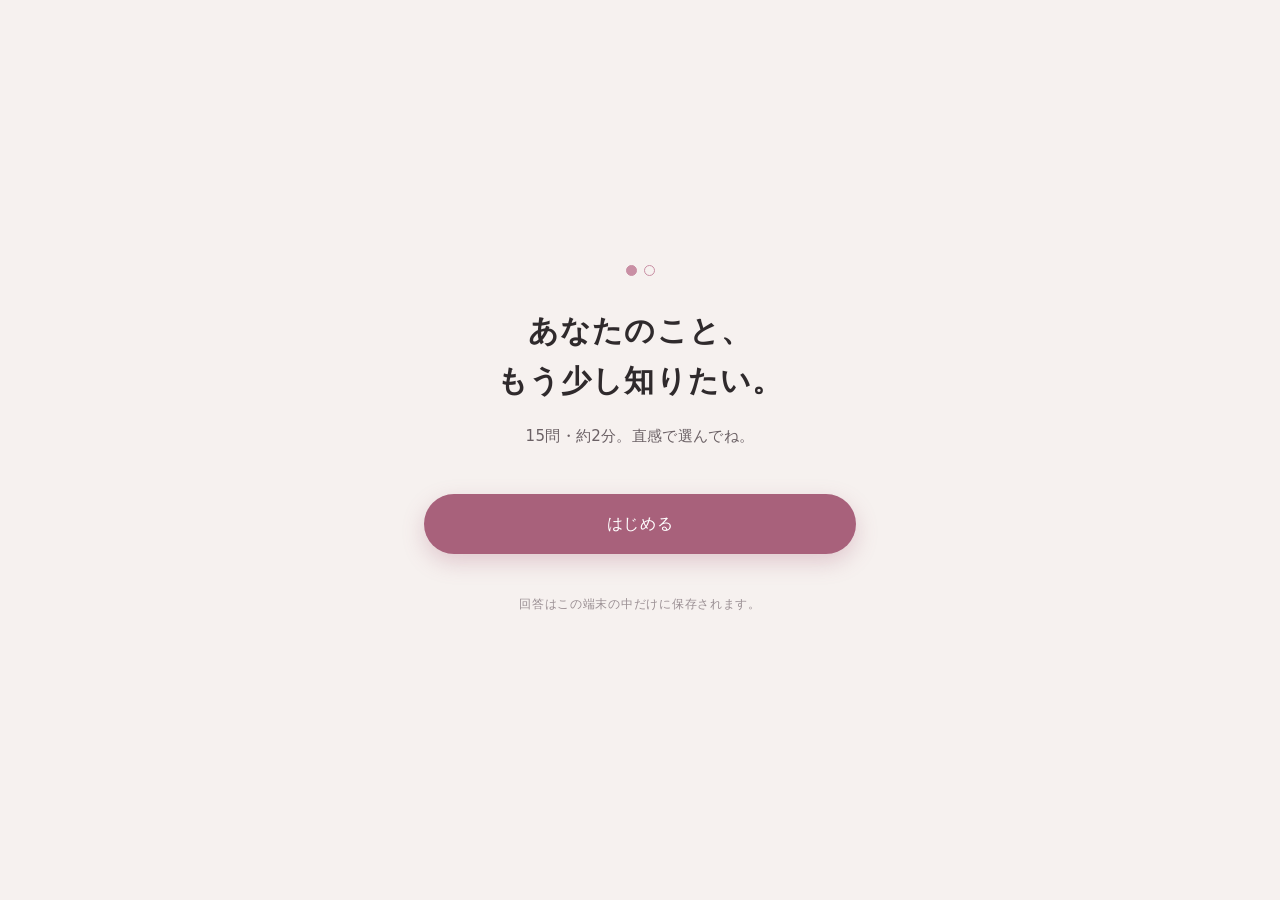
<file: quiz/standalone.html>
<!DOCTYPE html>
<html lang="ja">
<head>
<meta charset="utf-8">
<meta name="viewport" content="width=device-width, initial-scale=1, viewport-fit=cover">
<meta name="theme-color" content="#f6f1ef">
<title>あなたのこと、もう少し知りたい。</title>
<link rel="icon" href="data:image/svg+xml,%3Csvg xmlns='http://www.w3.org/2000/svg' viewBox='0 0 32 32'%3E%3Ccircle cx='16' cy='16' r='9' fill='none' stroke='%23a8617b' stroke-width='3'/%3E%3C/svg%3E">
<style>
/* =========================================================
   基本トークン
   ========================================================= */
:root {
  --bg:        #f6f1ef;
  --bg-tint:   #efe6e3;
  --card:      #fffdfc;
  --line:      #e6dbd7;
  --line-soft: #f0e7e4;
  --ink:       #2f2a2c;
  --ink-mid:   #6b6165;
  --ink-soft:  #9a8f93;
  --accent:    #a8617b;
  --accent-sub:#c98fa4;
  --accent-bg: #f6e9ee;
  --shadow:    0 1px 2px rgba(70, 45, 55, .04), 0 10px 30px rgba(70, 45, 55, .06);
  --shadow-lift: 0 2px 4px rgba(70, 45, 55, .06), 0 16px 40px rgba(70, 45, 55, .10);
  --radius:    20px;
  --ease:      cubic-bezier(.22, .8, .26, 1);
}

@media (prefers-color-scheme: dark) {
  :root {
    --bg:        #171416;
    --bg-tint:   #201b1f;
    --card:      #211d20;
    --line:      #342c31;
    --line-soft: #2a2429;
    --ink:       #f0e9ec;
    --ink-mid:   #b6a9af;
    --ink-soft:  #857a80;
    --accent:    #e0a0b7;
    --accent-sub:#c98fa4;
    --accent-bg: #33242c;
    --shadow:    0 1px 2px rgba(0, 0, 0, .3), 0 10px 30px rgba(0, 0, 0, .28);
    --shadow-lift: 0 2px 4px rgba(0, 0, 0, .35), 0 16px 40px rgba(0, 0, 0, .4);
  }
}

* { box-sizing: border-box; }

/* display を持つクラスに hidden 属性が付いても確実に隠す */
[hidden] { display: none !important; }

html, body {
  margin: 0;
  padding: 0;
  background: var(--bg);
  color: var(--ink);
}

body {
  font-family: "Hiragino Sans", "Hiragino Kaku Gothic ProN", "Noto Sans JP",
               -apple-system, BlinkMacSystemFont, "Segoe UI", system-ui, sans-serif;
  font-size: 16px;
  line-height: 1.75;
  -webkit-font-smoothing: antialiased;
  -webkit-text-size-adjust: 100%;
  -webkit-tap-highlight-color: transparent;
  letter-spacing: .02em;
}

/* うっすらとした背景の色みだけ添える */
body::before {
  content: "";
  position: fixed;
  inset: 0;
  z-index: -1;
  background:
    radial-gradient(60% 40% at 15% 0%,  var(--accent-bg), transparent 70%),
    radial-gradient(50% 35% at 95% 100%, var(--bg-tint), transparent 70%);
  opacity: .85;
  pointer-events: none;
}

.app {
  width: 100%;
  max-width: 480px;
  margin: 0 auto;
  padding:
    calc(env(safe-area-inset-top) + 20px)
    20px
    calc(env(safe-area-inset-bottom) + 40px);
  min-height: 100vh;
  min-height: 100dvh;
  display: flex;
  flex-direction: column;
}

/* =========================================================
   画面切り替え
   ========================================================= */
.screen { display: none; flex: 1 1 auto; flex-direction: column; }
.screen.is-active { display: flex; animation: screen-in .42s var(--ease) both; }

@keyframes screen-in {
  from { opacity: 0; transform: translateY(10px); }
  to   { opacity: 1; transform: none; }
}

/* =========================================================
   ボタン共通
   ========================================================= */
.btn {
  appearance: none;
  border: 0;
  font: inherit;
  font-size: 16px;
  letter-spacing: .04em;
  cursor: pointer;
  border-radius: 999px;
  padding: 16px 24px;
  width: 100%;
  transition: transform .18s var(--ease), background-color .2s var(--ease),
              box-shadow .25s var(--ease), color .2s var(--ease);
}
.btn:active { transform: scale(.98); }

.btn--primary {
  background: var(--accent);
  color: #fff;
  box-shadow: 0 8px 22px rgba(168, 97, 123, .28);
}
@media (prefers-color-scheme: dark) {
  .btn--primary { color: #241a1f; box-shadow: 0 8px 22px rgba(0, 0, 0, .45); }
}

.btn--ghost {
  background: var(--card);
  color: var(--ink);
  border: 1px solid var(--line);
  box-shadow: var(--shadow);
}

.btn--text {
  background: none;
  color: var(--ink-soft);
  font-size: 14px;
  padding: 10px 12px;
  text-decoration: underline;
  text-underline-offset: 4px;
  text-decoration-color: var(--line);
}
.btn--text:hover { color: var(--ink-mid); }

.btn--skip {
  background: var(--card);
  color: var(--ink-mid);
  border: 1px solid var(--line);
  box-shadow: var(--shadow);
}

/* =========================================================
   トップ画面
   ========================================================= */
.screen--start { justify-content: center; }

.start__inner { text-align: center; padding: 32px 4px; }

/* ふたつ並んだ丸（トップと完了画面の小さな飾り） */
.mark {
  display: flex;
  justify-content: center;
  align-items: center;
  gap: 7px;
  color: var(--accent-sub);
}
.mark i {
  width: 11px;
  height: 11px;
  border-radius: 50%;
  border: 1.5px solid currentColor;
}
.mark i:first-child { background: currentColor; }

.start__mark {
  margin: 0 0 30px;
  animation: breathe 4.5s ease-in-out infinite;
}
@keyframes breathe {
  0%, 100% { opacity: .55; transform: translateY(0); }
  50%      { opacity: 1;   transform: translateY(-3px); }
}

.start__title {
  margin: 0 0 18px;
  font-size: 27px;
  line-height: 1.65;
  font-weight: 600;
  letter-spacing: .04em;
}

.start__lead {
  margin: 0 0 44px;
  color: var(--ink-mid);
  font-size: 15px;
}

.start__actions { display: grid; gap: 14px; }

.resume {
  margin-top: 14px;
  padding: 20px 18px 12px;
  background: var(--card);
  border: 1px solid var(--line-soft);
  border-radius: var(--radius);
  box-shadow: var(--shadow);
  display: grid;
  gap: 10px;
}
.resume__text { margin: 0 0 4px; font-size: 14px; color: var(--ink-mid); }

.start__note {
  margin: 40px 0 0;
  font-size: 12px;
  color: var(--ink-soft);
  letter-spacing: .06em;
}

/* =========================================================
   上部バー・進捗
   ========================================================= */
.topbar {
  display: flex;
  align-items: center;
  gap: 14px;
  padding: 4px 0 22px;
}

.iconbtn {
  flex: 0 0 auto;
  width: 40px;
  height: 40px;
  display: grid;
  place-items: center;
  border-radius: 50%;
  border: 1px solid var(--line-soft);
  background: var(--card);
  color: var(--ink-mid);
  cursor: pointer;
  transition: opacity .2s var(--ease), transform .18s var(--ease);
}
.iconbtn:active { transform: scale(.94); }
.iconbtn[disabled] { opacity: .3; cursor: default; }
.iconbtn svg {
  width: 20px; height: 20px;
  fill: none; stroke: currentColor;
  stroke-width: 1.7; stroke-linecap: round; stroke-linejoin: round;
}

.progress { flex: 1 1 auto; display: flex; align-items: center; gap: 12px; }

.progress__bar {
  flex: 1 1 auto;
  height: 3px;
  border-radius: 999px;
  background: var(--line);
  overflow: hidden;
}
.progress__fill {
  display: block;
  height: 100%;
  width: 0;
  border-radius: 999px;
  background: linear-gradient(90deg, var(--accent-sub), var(--accent));
  transition: width .5s var(--ease);
}
.progress__count {
  margin: 0;
  flex: 0 0 auto;
  font-size: 12px;
  letter-spacing: .12em;
  color: var(--ink-soft);
  font-variant-numeric: tabular-nums;
}

/* =========================================================
   設問
   ========================================================= */
.qwrap { flex: 1 1 auto; display: flex; flex-direction: column; }
.qwrap.is-swapping { animation: q-out .16s var(--ease) both; }
.qwrap.is-entering { animation: q-in .42s var(--ease) both; }

@keyframes q-out { to { opacity: 0; transform: translateY(-6px); } }
@keyframes q-in  { from { opacity: 0; transform: translateY(12px); } to { opacity: 1; transform: none; } }

.milestone {
  margin: 0 0 18px;
  align-self: flex-start;
  font-size: 12.5px;
  letter-spacing: .08em;
  color: var(--accent);
  background: var(--accent-bg);
  border-radius: 999px;
  padding: 6px 16px;
  animation: pop-in .5s var(--ease) both;
}
.milestone--static { color: var(--ink-mid); background: var(--bg-tint); }
@keyframes pop-in {
  from { opacity: 0; transform: translateY(6px) scale(.96); }
  to   { opacity: 1; transform: none; }
}

.qtext { margin: 4px 0 26px; }

.qtext__scene {
  margin: 0 0 14px;
  color: var(--ink-mid);
  font-size: 15px;
  line-height: 1.95;
}
.qtext__scene p { margin: 0; }

.qtext__ask {
  margin: 0;
  font-size: 21px;
  line-height: 1.7;
  font-weight: 600;
  letter-spacing: .03em;
}

.qtext__note { margin: 14px 0 0; font-size: 13px; color: var(--ink-soft); }

/* 選択肢カード */
.options { display: grid; gap: 10px; }

.option {
  position: relative;
  display: flex;
  align-items: center;
  gap: 14px;
  width: 100%;
  text-align: left;
  font: inherit;
  font-size: 15.5px;
  line-height: 1.6;
  color: var(--ink);
  background: var(--card);
  border: 1px solid var(--line-soft);
  border-radius: 16px;
  box-shadow: var(--shadow);
  padding: 15px 18px;
  cursor: pointer;
  transition: transform .2s var(--ease), border-color .25s var(--ease),
              background-color .25s var(--ease), box-shadow .25s var(--ease);
  animation: card-in .45s var(--ease) both;
  animation-delay: calc(var(--i) * 45ms);
}
.option:active { transform: scale(.985); }
@media (hover: hover) {
  .option:hover { border-color: var(--accent-sub); box-shadow: var(--shadow-lift); }
}

@keyframes card-in {
  from { opacity: 0; transform: translateY(10px); }
  to   { opacity: 1; transform: none; }
}

.option__dot {
  flex: 0 0 auto;
  width: 18px;
  height: 18px;
  border-radius: 50%;
  border: 1.5px solid var(--line);
  transition: border-color .25s var(--ease), background-color .25s var(--ease),
              box-shadow .25s var(--ease);
}

.option.is-current { border-color: var(--accent-sub); background: var(--accent-bg); }
.option.is-current .option__dot { border-color: var(--accent); background: var(--accent); }

.option.is-picked {
  border-color: var(--accent);
  background: var(--accent-bg);
  animation: pick .42s var(--ease);
}
.option.is-picked .option__dot {
  border-color: var(--accent);
  background: var(--accent);
  box-shadow: 0 0 0 5px var(--accent-bg);
}
@keyframes pick {
  0%   { transform: scale(1); }
  35%  { transform: scale(.975); }
  100% { transform: scale(1); }
}

/* =========================================================
   自由記述
   ========================================================= */
.freetext {
  width: 100%;
  font: inherit;
  font-size: 16px;
  line-height: 1.8;
  color: var(--ink);
  background: var(--card);
  border: 1px solid var(--line-soft);
  border-radius: 16px;
  box-shadow: var(--shadow);
  padding: 18px;
  resize: vertical;
  outline: none;
  transition: border-color .25s var(--ease);
}
.freetext:focus { border-color: var(--accent-sub); }

.free__actions { display: grid; gap: 12px; margin-top: 26px; }

/* =========================================================
   完了画面
   ========================================================= */
.screen--done { justify-content: center; }
.done__inner { text-align: center; padding: 24px 0; }

.done__mark { margin: 0 0 26px; }
.done__title { margin: 0 0 14px; font-size: 25px; line-height: 1.6; font-weight: 600; }
.done__lead  { margin: 0 0 14px; color: var(--ink-mid); font-size: 15px; }

.done__status {
  margin: 0 0 8px;
  font-size: 13px;
  color: var(--ink-soft);
  letter-spacing: .04em;
  animation: pop-in .4s var(--ease) both;
}

.done__actions { display: grid; gap: 12px; margin-top: 24px; }
.done__row { display: grid; grid-template-columns: 1fr 1fr; gap: 12px; }
.done__row .btn { padding: 15px 10px; font-size: 15px; }

.preview {
  margin-top: 34px;
  text-align: left;
  border-top: 1px solid var(--line-soft);
  padding-top: 18px;
}
.preview summary {
  cursor: pointer;
  font-size: 13px;
  color: var(--ink-soft);
  list-style: none;
  letter-spacing: .06em;
}
.preview summary::-webkit-details-marker { display: none; }
.preview summary::before { content: "＋ "; }
.preview[open] summary::before { content: "− "; }

.preview pre {
  margin: 16px 0 0;
  padding: 18px;
  background: var(--card);
  border: 1px solid var(--line-soft);
  border-radius: 16px;
  font-size: 12.5px;
  line-height: 1.9;
  color: var(--ink-mid);
  white-space: pre-wrap;
  word-break: break-word;
  max-height: 320px;
  overflow: auto;
  font-family: ui-monospace, "SFMono-Regular", Menlo, monospace;
}

/* =========================================================
   トースト
   ========================================================= */
.toast {
  position: fixed;
  left: 50%;
  bottom: calc(env(safe-area-inset-bottom) + 28px);
  transform: translate(-50%, 14px);
  margin: 0;
  padding: 12px 22px;
  border-radius: 999px;
  background: var(--ink);
  color: var(--bg);
  font-size: 13.5px;
  letter-spacing: .04em;
  box-shadow: var(--shadow-lift);
  opacity: 0;
  pointer-events: none;
  transition: opacity .3s var(--ease), transform .3s var(--ease);
  z-index: 20;
}
.toast.is-visible { opacity: 1; transform: translate(-50%, 0); }

/* =========================================================
   その他
   ========================================================= */
@media (min-width: 520px) {
  .start__title { font-size: 30px; }
  .qtext__ask   { font-size: 22px; }
}

@media (prefers-reduced-motion: reduce) {
  *, *::before, *::after {
    animation-duration: .01ms !important;
    animation-iteration-count: 1 !important;
    transition-duration: .01ms !important;
  }
}
</style>
</head>
<body>

<main class="app">

  <!-- ================= トップ ================= -->
  <section class="screen screen--start is-active" id="screen-start">
    <div class="start__inner">
      <p class="mark start__mark" aria-hidden="true"><i></i><i></i></p>
      <h1 class="start__title">あなたのこと、<br>もう少し知りたい。</h1>
      <p class="start__lead">15問・約2分。直感で選んでね。</p>

      <div class="start__actions">
        <button class="btn btn--primary" id="btn-start" type="button">はじめる</button>

        <div class="resume" id="resume-box" hidden>
          <p class="resume__text" id="resume-text">前回の続きがあります。</p>
          <button class="btn btn--ghost" id="btn-resume" type="button">続きから</button>
          <button class="btn btn--text" id="btn-restart-start" type="button">最初からやり直す</button>
        </div>
      </div>

      <p class="start__note" id="start-note">回答はこの端末の中だけに保存されます。</p>
    </div>
  </section>

  <!-- ================= 設問 ================= -->
  <section class="screen screen--quiz" id="screen-quiz">
    <header class="topbar">
      <button class="iconbtn" id="btn-back" type="button" aria-label="前の質問へ戻る">
        <svg viewBox="0 0 24 24" aria-hidden="true"><path d="M15 5 8 12l7 7"/></svg>
      </button>
      <div class="progress">
        <div class="progress__bar"><span class="progress__fill" id="progress-fill"></span></div>
        <p class="progress__count" id="progress-count">1 / 15</p>
      </div>
    </header>

    <div class="qwrap" id="qwrap">
      <p class="milestone" id="milestone" hidden></p>
      <div class="qtext">
        <div class="qtext__scene" id="q-scene"></div>
        <h2 class="qtext__ask" id="q-ask"></h2>
      </div>
      <div class="options" id="options"></div>
    </div>
  </section>

  <!-- ================= 任意の自由記述 ================= -->
  <section class="screen screen--free" id="screen-free">
    <header class="topbar">
      <button class="iconbtn" id="btn-back-free" type="button" aria-label="前の質問へ戻る">
        <svg viewBox="0 0 24 24" aria-hidden="true"><path d="M15 5 8 12l7 7"/></svg>
      </button>
      <div class="progress">
        <div class="progress__bar"><span class="progress__fill" style="width:100%"></span></div>
        <p class="progress__count">15 / 15</p>
      </div>
    </header>

    <div class="qwrap">
      <p class="milestone milestone--static" id="free-lead"></p>
      <div class="qtext">
        <h2 class="qtext__ask" id="free-ask"></h2>
        <p class="qtext__note" id="free-note"></p>
      </div>
      <textarea class="freetext" id="freetext" rows="5"></textarea>
      <div class="free__actions">
        <button class="btn btn--primary" id="btn-free-done" type="button">これで完了</button>
        <button class="btn btn--skip" id="btn-skip" type="button">スキップ</button>
      </div>
    </div>
  </section>

  <!-- ================= 完了 ================= -->
  <section class="screen screen--done" id="screen-done">
    <div class="done__inner">
      <p class="mark done__mark" aria-hidden="true"><i></i><i></i></p>
      <h2 class="done__title">ありがとう。<br>おつかれさま。</h2>
      <p class="done__lead">15問、ぜんぶ答えてくれました。</p>
      <p class="done__status" id="send-status" hidden></p>

      <div class="done__actions">
        <button class="btn btn--primary" id="btn-copy" type="button">回答をコピー</button>
        <div class="done__row">
          <button class="btn btn--ghost" id="btn-copy-json" type="button">JSONをコピー</button>
          <button class="btn btn--ghost" id="btn-save-txt" type="button">TXTで保存</button>
        </div>
        <button class="btn btn--text" id="btn-review" type="button">回答を見直す</button>
        <button class="btn btn--text" id="btn-restart-done" type="button">最初からやり直す</button>
      </div>

      <details class="preview">
        <summary>コピーされる内容を見る</summary>
        <pre id="preview-text"></pre>
      </details>
    </div>
  </section>

</main>

<p class="toast" id="toast" role="status" aria-live="polite"></p>

<!-- Netlify Forms 用の受け口。mode:'netlify' のときだけ使われます -->
<form name="quiz-answers" data-netlify="true" netlify-honeypot="bot-field" hidden>
  <input type="text" name="submittedAt">
  <input type="text" name="bot-field">
  <textarea name="answers"></textarea>
  <textarea name="json"></textarea>
</form>

<script>
/**
 * 回答の保存先の設定。ここだけ書き換えれば送信先を変えられます。
 *
 * mode:
 *   'off'      … どこにも送信しない。回答は端末の中（localStorage）だけに残る
 *   'netlify'  … Netlify Forms に保存する。Netlifyで公開している場合はこれだけでOK
 *   'endpoint' … 任意のURLへ送信する。Google Apps Script などを使う場合
 *
 * endpoint:  mode が 'endpoint' のときの送信先URL
 * formName:  mode が 'netlify' のときのフォーム名（index.html の <form name="..."> と揃える）
 *
 * mode を 'off' 以外にすると、トップ画面の注意書きも自動で
 * 「送信されます」という表現に切り替わります。
 */
const SUBMIT_CONFIG = {
  mode: 'off',
  endpoint: '',
  formName: 'quiz-answers'
};
</script>
<script>
/**
 * 質問データ。
 *
 * ここだけを書き換えれば、質問文・選択肢・順番を変更できます。
 * - id      : 表示・出力に使う識別子（Q1 など）
 * - scene   : 状況説明。配列の1要素が1行として表示される（無い場合は空配列）
 * - ask     : 実際に問いかける一文
 * - options : 選択肢（順番はそのまま表示される）
 *
 * コピー用テキストの見出しは scene と ask を連結して自動生成されます。
 *   例) 【Q2 ちょっと嫌なことがあった日に恋人と会いました。一番嬉しいのは？】
 */
const QUESTIONS = [
  {
    id: 'Q1',
    scene: ['友達との旅行。'],
    ask: '予定を決めるなら一番近いのは？',
    options: [
      '行く場所や時間まである程度決めておきたい',
      'メインだけ決めて、あとはその場で',
      '候補だけいくつか用意しておく',
      '当日の気分で決めるのが好き'
    ]
  },
  {
    id: 'Q2',
    scene: ['ちょっと嫌なことがあった日に恋人と会いました。'],
    ask: '一番嬉しいのは？',
    options: [
      '「なんかあった？」と気づいてくれる',
      '自分から話したらじっくり聞いてくれる',
      '美味しいものや楽しいことで気分転換してくれる',
      '特に触れず、いつも通り接してくれる'
    ]
  },
  {
    id: 'Q3',
    scene: ['何気なく「これちょっと欲しいかも」と話したものを、数か月後に恋人が覚えていました。'],
    ask: 'どう感じる？',
    options: [
      'めちゃくちゃ嬉しい',
      '結構嬉しい',
      '嬉しいけど、そこまで重要ではない',
      'あまり何とも思わない'
    ]
  },
  {
    id: 'Q4',
    scene: [
      '楽しみにしていたデートの日。',
      '恋人から突然、',
      '「ごめん、今日予定変えてもいい？」',
      'と言われました。'
    ],
    ask: '最初に感じるものに一番近いのは？',
    options: [
      '理由が気になる',
      'ちょっと残念・悲しい',
      '仕方ないと思う',
      '新しい予定も楽しそうなら全然OK',
      '自分との予定を大事にしてほしかったと思う'
    ]
  },
  {
    id: 'Q5',
    scene: ['恋人と意見が完全に食い違いました。'],
    ask: '自分に一番近いのは？',
    options: [
      '納得できるまで話したい',
      'お互いの考えを聞いて落とし所を探したい',
      '一旦時間を置いてから話したい',
      '大きな問題じゃなければ自分が折れてもいい',
      '喧嘩になるくらいなら流したい'
    ]
  },
  {
    id: 'Q6',
    scene: [
      '自分が落ち込んでいる時に恋人から、',
      '「じゃあこうすれば解決できるんじゃない？」',
      'と言われました。'
    ],
    ask: '一番近い感覚は？',
    options: [
      '解決策を考えてくれるのは嬉しい',
      'まず気持ちを分かってから言ってほしい',
      '正しいことを言われても今は違うと思う',
      '内容による',
      '自分で解決したいのであまり介入してほしくない'
    ]
  },
  {
    id: 'Q7',
    scene: [
      '恋人から突然、',
      '「今からちょっと出かけない？」',
      'と誘われました。'
    ],
    ask: '予定が空いていたら？',
    options: [
      '面白そう、すぐ行く',
      '行き先を聞いてから決める',
      '少し準備する時間がほしい',
      '急な予定変更はあまり好きじゃない'
    ]
  },
  {
    id: 'Q8',
    scene: ['恋人が友達と遊んでいて、数時間連絡がありません。'],
    ask: '一番近いのは？',
    options: [
      '楽しんでるんだろうし全然気にならない',
      '少し気になるけど特に連絡はしない',
      '何してるかなとは結構気になる',
      '一言くらい連絡があると嬉しい',
      '誰といるかによってかなり変わる'
    ]
  },
  {
    id: 'Q9',
    scene: ['恋人があなたの髪型や服の小さな変化に気づきませんでした。'],
    ask: 'どう感じる？',
    options: [
      '全然気にならない',
      '気づいたら嬉しかったな、くらい',
      'ちょっと残念',
      '結構気づいてほしい',
      '変化の内容による'
    ]
  },
  {
    id: 'Q10',
    scene: [],
    ask: '恋人から褒められるなら、どれが一番嬉しい？',
    options: [
      '「今日かわいい」',
      '「一緒にいると楽しい」',
      '「そういうところ優しいよね」',
      '「頑張ってるのちゃんと知ってるよ」',
      '自分でも気づいていないような部分を具体的に褒められる'
    ]
  },
  {
    id: 'Q11',
    scene: ['ちょっと空気が悪くなった時、恋人が笑わせようとしてきました。'],
    ask: '一番近いのは？',
    options: [
      '割とすぐ笑って許してしまう',
      '面白ければちょっと機嫌が直る',
      'まずちゃんと話してからにしてほしい',
      '今ふざけるところじゃないと思う',
      '原因による'
    ]
  },
  {
    id: 'Q12',
    scene: ['恋人が異性の友達と二人で食事に行くことになりました。'],
    ask: '一番近い感覚は？',
    options: [
      '特に気にならない',
      '事前に教えてくれれば大丈夫',
      '相手が誰なのかは気になる',
      '正直ちょっと嫌',
      '二人きりは嫌'
    ]
  },
  {
    id: 'Q13',
    scene: ['忙しい一週間。'],
    ask: '恋人とあまり会えないとしたら、どれが一番嬉しい？',
    options: [
      '短時間でも会う',
      '電話する',
      'LINEなどでこまめに話す',
      '「落ち着いたら会おう」と予定だけ決める',
      '忙しい時はお互い自分のことに集中する'
    ]
  },
  {
    id: 'Q14',
    scene: [],
    ask: '誕生日に恋人が何かしてくれるなら？',
    options: [
      '自分が欲しいと言っていたものを覚えていてくれる',
      '相手が自分で一生懸命考えてくれる',
      'サプライズしてくれる',
      '一緒にどこかへ行って思い出を作る',
      '特別なことより、一緒にゆっくり過ごしたい'
    ]
  },
  {
    id: 'Q15',
    scene: [],
    ask: '恋人との関係で、一番「幸せだな」と感じそうなのは？',
    options: [
      '何でも話せて理解し合えている',
      '一緒にたくさん笑っている',
      '大切にされていると実感できる',
      'お互いを信頼して自由でいられる',
      '困った時に支え合える',
      '一緒にいるだけで安心できる'
    ]
  }
];

/** 最後の任意質問（自由記述）。 */
const OPTIONAL_QUESTION = {
  lead: '最後にひとつだけ。',
  ask: '自分の性格で「ここ、ちょっと面倒かも（笑）」と思うところがあれば教えて。',
  placeholder: '思いつかなければ、そのまま次へ進んでOK。',
  note: '書いても書かなくても大丈夫です。'
};

/** 途中で挟む一言（キーは「何問目か」= 1始まり）。 */
const MILESTONES = {
  5: 'いい感じ。あと10問。',
  10: 'あと5問。'
};
</script>
<script>
/* =========================================================
   状態管理
   - 回答は常に localStorage に保存する（途中保存・再開のため）
   - 外部への送信は config.js の SUBMIT_CONFIG が 'off' 以外のときだけ行う
   - アプリ側では回答の判定・分類・ラベル付けは一切行わない
   ========================================================= */

const STORAGE_KEY = 'love-quiz.state.v3';
const SCHEMA_VERSION = 3;

/* 旧バージョンの保存データ（50問版 / 旧15問版）は読み込まずに破棄する */
const LEGACY_KEYS = [
  'love-quiz.state',
  'love-quiz.state.v1',
  'love-quiz.state.v2',
  'personality-quiz-state',
  'quizAnswers'
];

const AUTO_ADVANCE_MS = 420;

function emptyState() {
  return {
    v: SCHEMA_VERSION,
    answers: new Array(QUESTIONS.length).fill(null), // 各要素は選択肢のindex
    free: '',
    index: 0,
    completed: false,
    sent: false,      // 送信先へ保存済みかどうか
    startedAt: null,
    updatedAt: null
  };
}

let state = emptyState();

function loadState() {
  try {
    LEGACY_KEYS.forEach(function (k) { localStorage.removeItem(k); });
    const raw = localStorage.getItem(STORAGE_KEY);
    if (!raw) return null;
    const parsed = JSON.parse(raw);
    if (!parsed || parsed.v !== SCHEMA_VERSION) {
      localStorage.removeItem(STORAGE_KEY);
      return null;
    }
    if (!Array.isArray(parsed.answers) || parsed.answers.length !== QUESTIONS.length) {
      localStorage.removeItem(STORAGE_KEY);
      return null;
    }
    // 選択肢の数が変わっている場合は、その設問だけ無効にする
    parsed.answers = parsed.answers.map(function (a, i) {
      return (Number.isInteger(a) && a >= 0 && a < QUESTIONS[i].options.length) ? a : null;
    });
    parsed.free = typeof parsed.free === 'string' ? parsed.free : '';
    parsed.index = clamp(parsed.index || 0, 0, QUESTIONS.length - 1);
    parsed.completed = !!parsed.completed;
    parsed.sent = !!parsed.sent;
    return parsed;
  } catch (e) {
    return null;
  }
}

function saveState() {
  state.updatedAt = new Date().toISOString();
  if (!state.startedAt) state.startedAt = state.updatedAt;
  try {
    localStorage.setItem(STORAGE_KEY, JSON.stringify(state));
  } catch (e) {
    /* 保存できない環境でも回答自体は続けられるようにする */
  }
}

function clearState() {
  try { localStorage.removeItem(STORAGE_KEY); } catch (e) { /* noop */ }
}

function clamp(n, min, max) { return Math.min(Math.max(n, min), max); }

function answeredCount() {
  return state.answers.filter(function (a) { return a !== null; }).length;
}

/* =========================================================
   要素参照
   ========================================================= */
const el = {
  screens: {
    start: document.getElementById('screen-start'),
    quiz:  document.getElementById('screen-quiz'),
    free:  document.getElementById('screen-free'),
    done:  document.getElementById('screen-done')
  },
  resumeBox:   document.getElementById('resume-box'),
  resumeText:  document.getElementById('resume-text'),
  qwrap:       document.getElementById('qwrap'),
  milestone:   document.getElementById('milestone'),
  scene:       document.getElementById('q-scene'),
  ask:         document.getElementById('q-ask'),
  options:     document.getElementById('options'),
  back:        document.getElementById('btn-back'),
  fill:        document.getElementById('progress-fill'),
  count:       document.getElementById('progress-count'),
  freeLead:    document.getElementById('free-lead'),
  freeAsk:     document.getElementById('free-ask'),
  freeNote:    document.getElementById('free-note'),
  freetext:    document.getElementById('freetext'),
  preview:     document.getElementById('preview-text'),
  startNote:   document.getElementById('start-note'),
  sendStatus:  document.getElementById('send-status'),
  toast:       document.getElementById('toast')
};

/* =========================================================
   画面遷移
   ========================================================= */
let current = 'start';

function show(name) {
  current = name;
  Object.keys(el.screens).forEach(function (key) {
    el.screens[key].classList.toggle('is-active', key === name);
  });
  window.scrollTo({ top: 0, behavior: 'auto' });
}

/* =========================================================
   設問の描画
   ========================================================= */
let locked = false; // 自動送りの最中の二重タップ防止

function questionLabel(q) {
  return q.scene.join('') + q.ask;
}

function renderQuestion(animate) {
  const i = state.index;
  const q = QUESTIONS[i];

  // 進捗
  el.count.textContent = (i + 1) + ' / ' + QUESTIONS.length;
  el.fill.style.width = (((i + 1) / QUESTIONS.length) * 100) + '%';

  // 途中の一言
  const milestone = MILESTONES[i + 1];
  if (milestone) {
    el.milestone.textContent = milestone;
    el.milestone.hidden = false;
  } else {
    el.milestone.hidden = true;
  }

  // 質問文
  el.scene.innerHTML = '';
  q.scene.forEach(function (line) {
    const p = document.createElement('p');
    p.textContent = line;
    el.scene.appendChild(p);
  });
  el.scene.hidden = q.scene.length === 0;
  el.ask.textContent = q.ask;

  // 選択肢
  el.options.innerHTML = '';
  q.options.forEach(function (text, idx) {
    const btn = document.createElement('button');
    btn.type = 'button';
    btn.className = 'option';
    btn.style.setProperty('--i', String(idx));
    if (state.answers[i] === idx) btn.classList.add('is-current');

    const dot = document.createElement('span');
    dot.className = 'option__dot';
    const label = document.createElement('span');
    label.className = 'option__label';
    label.textContent = text;

    btn.appendChild(dot);
    btn.appendChild(label);
    btn.addEventListener('click', function () { pick(idx, btn); });
    el.options.appendChild(btn);
  });

  if (animate) {
    el.qwrap.classList.remove('is-entering');
    void el.qwrap.offsetWidth;
    el.qwrap.classList.add('is-entering');
  }

  // 長い設問を下までスクロールして答えた後も、次の設問は先頭から始める
  window.scrollTo({ top: 0, behavior: 'auto' });
}

function pick(optionIndex, btn) {
  if (locked) return;
  locked = true;

  state.answers[state.index] = optionIndex;
  saveState();

  Array.prototype.forEach.call(el.options.children, function (child) {
    child.classList.remove('is-current', 'is-picked');
  });
  btn.classList.add('is-picked');

  setTimeout(function () {
    locked = false;
    goNext();
  }, AUTO_ADVANCE_MS);
}

function goNext() {
  if (state.index < QUESTIONS.length - 1) {
    state.index += 1;
    saveState();
    swapQuestion();
  } else {
    openFree();
  }
}

function goPrev() {
  if (state.index > 0) {
    state.index -= 1;
    saveState();
    swapQuestion();
  } else {
    show('start');
    refreshStart();
  }
}

function swapQuestion() {
  el.qwrap.classList.add('is-swapping');
  setTimeout(function () {
    el.qwrap.classList.remove('is-swapping');
    renderQuestion(true);
  }, 150);
}

function openQuestion(index) {
  state.index = clamp(index, 0, QUESTIONS.length - 1);
  saveState();
  show('quiz');
  renderQuestion(true);
}

/* =========================================================
   最後の任意質問
   ========================================================= */
function openFree() {
  el.freeLead.textContent = OPTIONAL_QUESTION.lead;
  el.freeAsk.textContent = OPTIONAL_QUESTION.ask;
  el.freeNote.textContent = OPTIONAL_QUESTION.note;
  el.freetext.placeholder = OPTIONAL_QUESTION.placeholder;
  el.freetext.value = state.free;
  show('free');
}

function finish(keepFree) {
  state.free = keepFree ? el.freetext.value.trim() : '';
  state.completed = true;
  state.sent = false;
  saveState();
  el.preview.textContent = buildText();
  setSendStatus('');
  show('done');
  sendAnswers();
}

/* =========================================================
   出力（コピー用テキスト / JSON / TXT）
   ========================================================= */
function answerTextOf(i) {
  const a = state.answers[i];
  return a === null ? '（未回答）' : QUESTIONS[i].options[a];
}

function buildText() {
  const blocks = QUESTIONS.map(function (q, i) {
    return '【' + q.id + ' ' + questionLabel(q) + '】\n' + answerTextOf(i);
  });
  blocks.push('【任意】\n' + (state.free ? state.free : '（未記入）'));
  return blocks.join('\n\n') + '\n';
}

function buildPayload() {
  return {
    version: SCHEMA_VERSION,
    answeredAt: state.updatedAt || new Date().toISOString(),
    answers: QUESTIONS.map(function (q, i) {
      return {
        id: q.id,
        question: questionLabel(q),
        options: q.options,
        selectedIndex: state.answers[i],
        selected: state.answers[i] === null ? null : q.options[state.answers[i]]
      };
    }),
    optional: {
      question: OPTIONAL_QUESTION.ask,
      answer: state.free || null
    }
  };
}

function buildJson() {
  return JSON.stringify(buildPayload(), null, 2);
}

/* =========================================================
   回答の送信（config.js の SUBMIT_CONFIG で設定）
   - mode が 'off' のときは何も送らない
   - 送信できなかった回答は localStorage に残り、次に開いたとき再送する
   ========================================================= */
function submitMode() {
  return (typeof SUBMIT_CONFIG === 'object' && SUBMIT_CONFIG && SUBMIT_CONFIG.mode) || 'off';
}

function submitEnabled() {
  return submitMode() !== 'off';
}

function postToNetlify() {
  const body = new URLSearchParams({
    'form-name': SUBMIT_CONFIG.formName || 'quiz-answers',
    submittedAt: new Date().toISOString(),
    answers: buildText(),
    json: JSON.stringify(buildPayload())
  });
  return fetch('/', {
    method: 'POST',
    headers: { 'Content-Type': 'application/x-www-form-urlencoded' },
    body: body.toString()
  }).then(function (res) {
    if (!res.ok) throw new Error('status ' + res.status);
  });
}

function postToEndpoint() {
  // text/plain で送ると preflight が起きず、Apps Script などでもそのまま受け取れる
  return fetch(SUBMIT_CONFIG.endpoint, {
    method: 'POST',
    headers: { 'Content-Type': 'text/plain;charset=utf-8' },
    body: JSON.stringify({ text: buildText(), data: buildPayload() })
  }).then(function (res) {
    if (!res.ok) throw new Error('status ' + res.status);
  });
}

function setSendStatus(message) {
  if (!message) {
    el.sendStatus.hidden = true;
    return;
  }
  el.sendStatus.textContent = message;
  el.sendStatus.hidden = false;
}

function sendAnswers() {
  if (!submitEnabled() || !state.completed || state.sent) return;

  setSendStatus('送信中…');
  const request = submitMode() === 'netlify' ? postToNetlify() : postToEndpoint();

  request.then(function () {
    state.sent = true;
    saveState();
    setSendStatus('回答を送信しました。');
  }).catch(function () {
    // 回答自体は端末に残っているので、次に開いたときにもう一度試す
    setSendStatus('うまく送れませんでした。あとでもう一度試します。');
  });
}

function timestampForFile() {
  const d = new Date();
  const p = function (n) { return String(n).padStart(2, '0'); };
  return d.getFullYear() + p(d.getMonth() + 1) + p(d.getDate()) + '-' + p(d.getHours()) + p(d.getMinutes());
}

function copyToClipboard(text, message) {
  const done = function () { toast(message); };
  const fallback = function () {
    const ta = document.createElement('textarea');
    ta.value = text;
    ta.setAttribute('readonly', '');
    ta.style.position = 'fixed';
    ta.style.opacity = '0';
    document.body.appendChild(ta);
    ta.select();
    ta.setSelectionRange(0, ta.value.length);
    let ok = false;
    try { ok = document.execCommand('copy'); } catch (e) { ok = false; }
    document.body.removeChild(ta);
    toast(ok ? message : 'コピーできませんでした。下の内容を長押しで選択してね。');
  };

  if (navigator.clipboard && window.isSecureContext) {
    navigator.clipboard.writeText(text).then(done).catch(fallback);
  } else {
    fallback();
  }
}

function saveTxtViaLink(text, filename) {
  const blob = new Blob([text], { type: 'text/plain;charset=utf-8' });
  const url = URL.createObjectURL(blob);
  const a = document.createElement('a');
  a.href = url;
  a.download = filename;
  document.body.appendChild(a);
  a.click();
  document.body.removeChild(a);
  setTimeout(function () { URL.revokeObjectURL(url); }, 1000);
  toast('TXTを保存しました');
}

function saveTxt() {
  const text = buildText();
  const filename = 'answers-' + timestampForFile() + '.txt';

  // ダウンロードが直接できない環境（埋め込み表示など）では、
  // 用意されている保存APIがあればそちらを使う
  if (window.claude && typeof window.claude.use === 'function') {
    window.claude.use('downloads').then(function (downloads) {
      if (!downloads) { saveTxtViaLink(text, filename); return; }
      downloads.save({ filename: filename, data: text }).then(function () {
        toast('TXTを保存しました');
      }).catch(function (err) {
        toast(err && err.code === 'declined' ? '保存をやめました' : 'TXTを保存できませんでした');
      });
    }).catch(function () { saveTxtViaLink(text, filename); });
    return;
  }

  saveTxtViaLink(text, filename);
}

let toastTimer = null;
function toast(message) {
  el.toast.textContent = message;
  el.toast.classList.add('is-visible');
  clearTimeout(toastTimer);
  toastTimer = setTimeout(function () {
    el.toast.classList.remove('is-visible');
  }, 2200);
}

/* =========================================================
   トップ画面（続きから / やり直す）
   ========================================================= */
function refreshStart() {
  const saved = answeredCount() > 0 || state.free || state.completed;
  el.resumeBox.hidden = !saved;
  if (!saved) return;

  if (state.completed) {
    el.resumeText.textContent = '前回の回答が残っています。';
  } else {
    el.resumeText.textContent = '前回の続きがあります（' + answeredCount() + ' / ' + QUESTIONS.length + ' 問まで回答済み）。';
  }
}

function restart() {
  state = emptyState();
  clearState();
  el.freetext.value = '';
  refreshStart();
  show('start');
  toast('最初からになりました');
}

function resume() {
  if (state.completed) {
    el.preview.textContent = buildText();
    setSendStatus('');
    show('done');
    sendAnswers();
    return;
  }
  // 未回答の最初の設問から再開する
  const next = state.answers.findIndex(function (a) { return a === null; });
  openQuestion(next === -1 ? QUESTIONS.length - 1 : next);
}

/* =========================================================
   イベント
   ========================================================= */
document.getElementById('btn-start').addEventListener('click', function () {
  if (answeredCount() > 0 || state.free || state.completed) {
    state = emptyState();
    clearState();
    el.freetext.value = '';
  }
  openQuestion(0);
});

document.getElementById('btn-resume').addEventListener('click', resume);
document.getElementById('btn-restart-start').addEventListener('click', restart);
document.getElementById('btn-restart-done').addEventListener('click', restart);

el.back.addEventListener('click', goPrev);
document.getElementById('btn-back-free').addEventListener('click', function () {
  state.free = el.freetext.value.trim();
  saveState();
  openQuestion(QUESTIONS.length - 1);
});

document.getElementById('btn-free-done').addEventListener('click', function () { finish(true); });
document.getElementById('btn-skip').addEventListener('click', function () { finish(false); });

el.freetext.addEventListener('input', function () {
  state.free = el.freetext.value;
  saveState();
});

document.getElementById('btn-copy').addEventListener('click', function () {
  copyToClipboard(buildText(), '回答をコピーしました');
});
document.getElementById('btn-copy-json').addEventListener('click', function () {
  copyToClipboard(buildJson(), 'JSONをコピーしました');
});
document.getElementById('btn-save-txt').addEventListener('click', saveTxt);
document.getElementById('btn-review').addEventListener('click', function () {
  openQuestion(QUESTIONS.length - 1);
});

/* =========================================================
   起動
   ========================================================= */
(function init() {
  const saved = loadState();
  if (saved) state = saved;
  el.freetext.value = state.free || '';
  el.startNote.textContent = submitEnabled()
    ? '回答は最後にまとめて送られます。'
    : '回答はこの端末の中だけに保存されます。';
  refreshStart();
  show('start');
})();
</script>
</body>
</html>
</file>
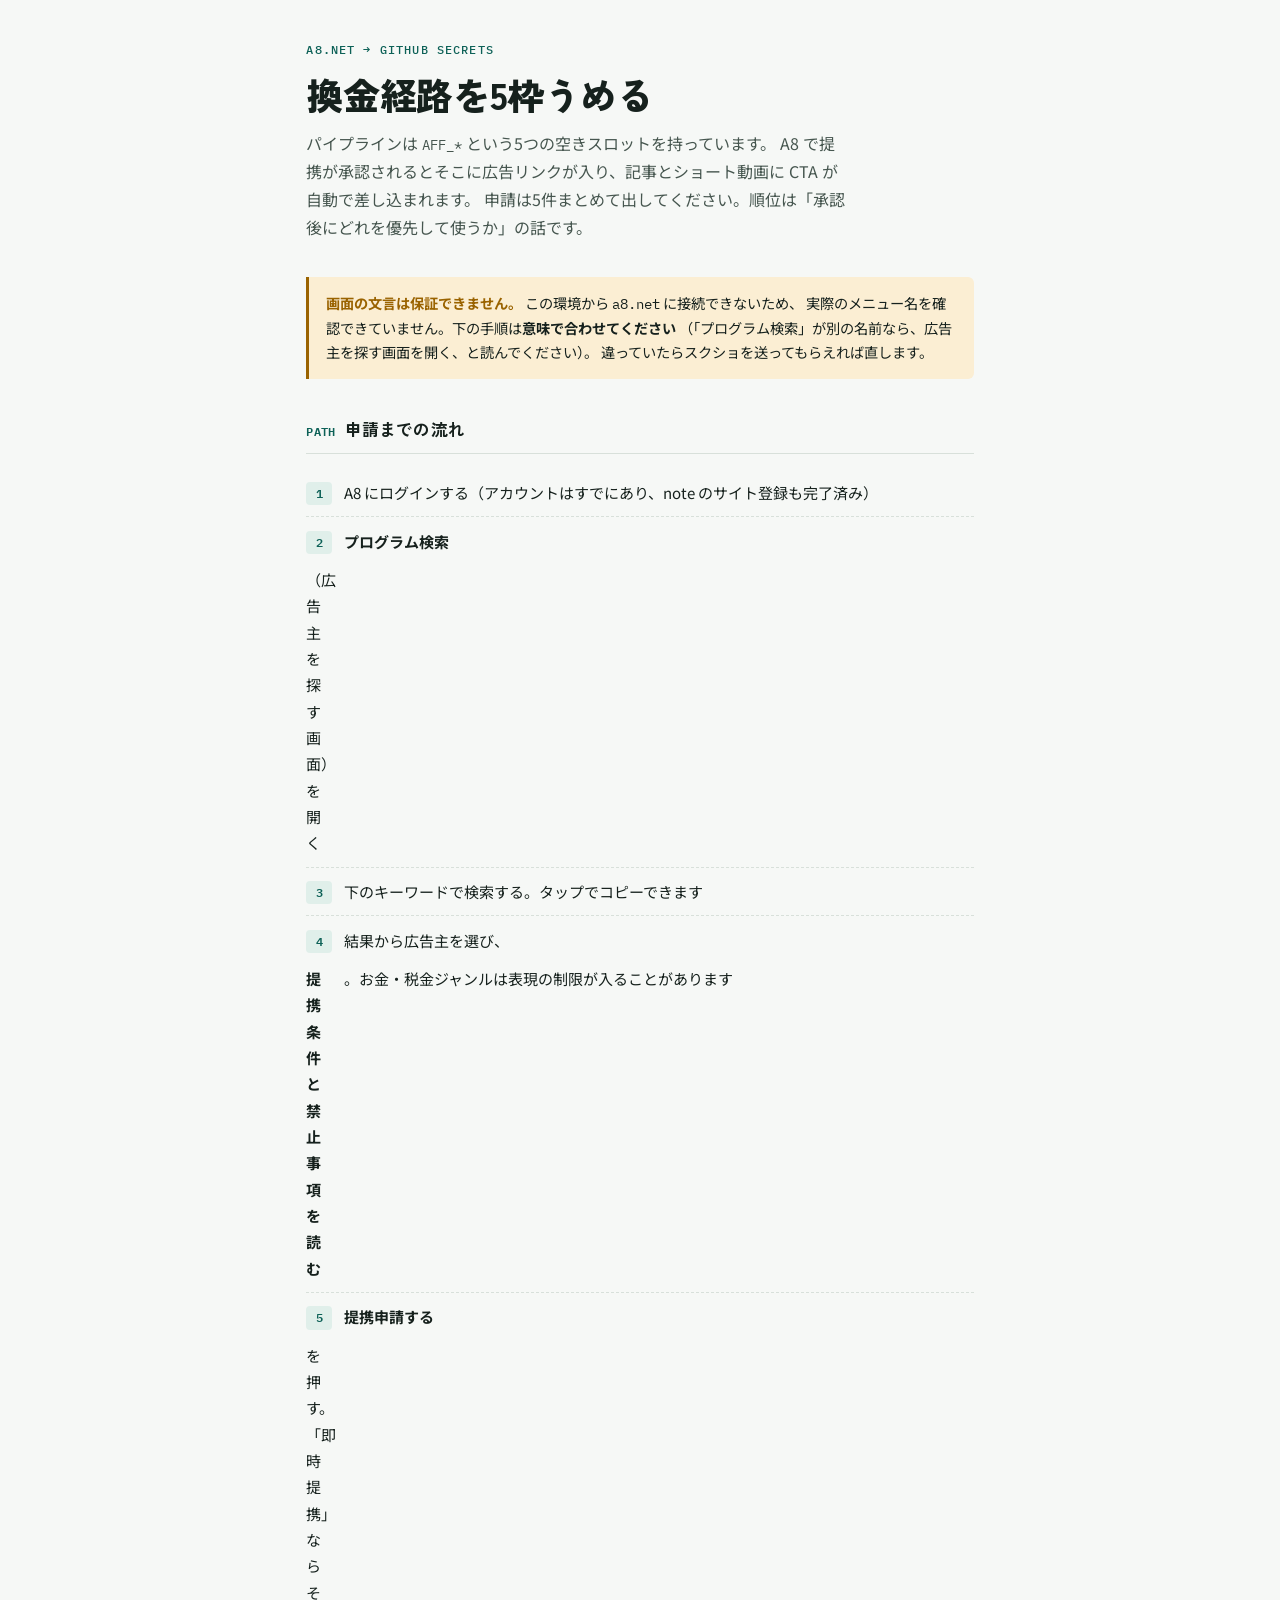
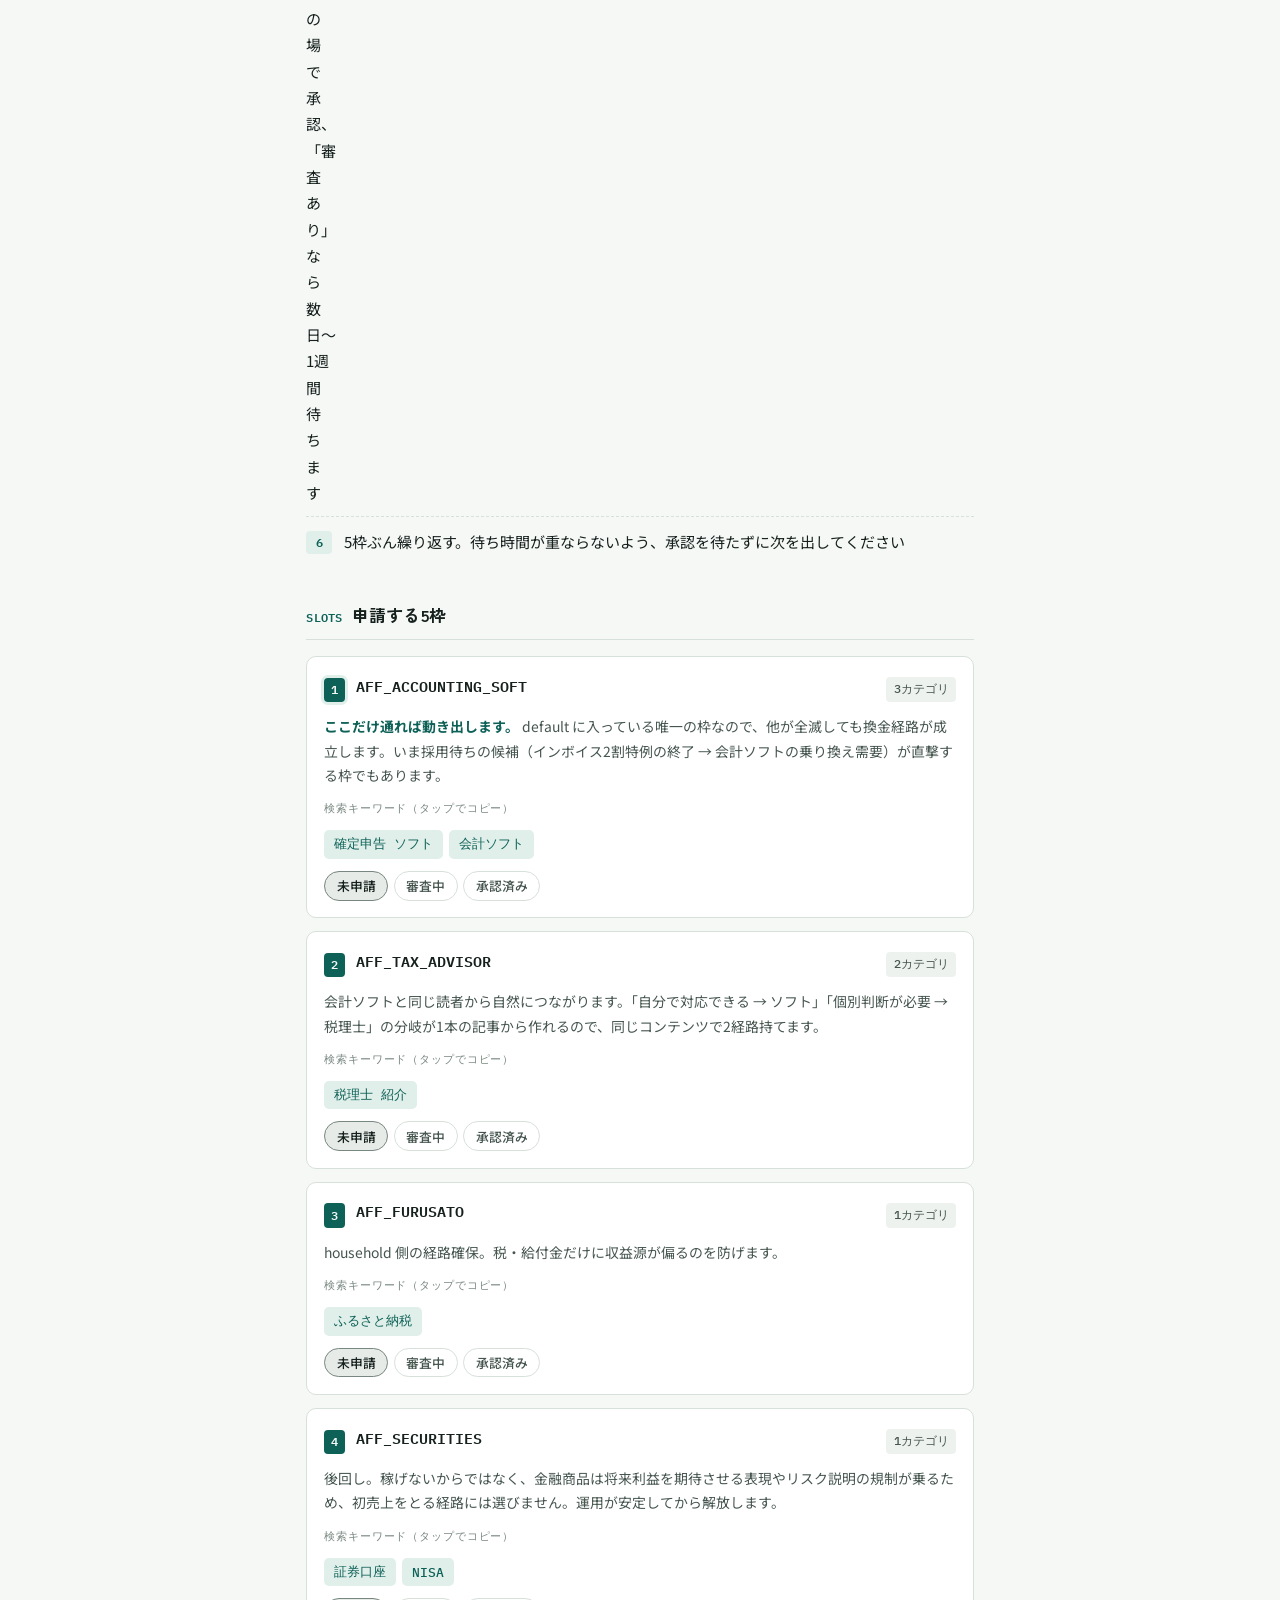
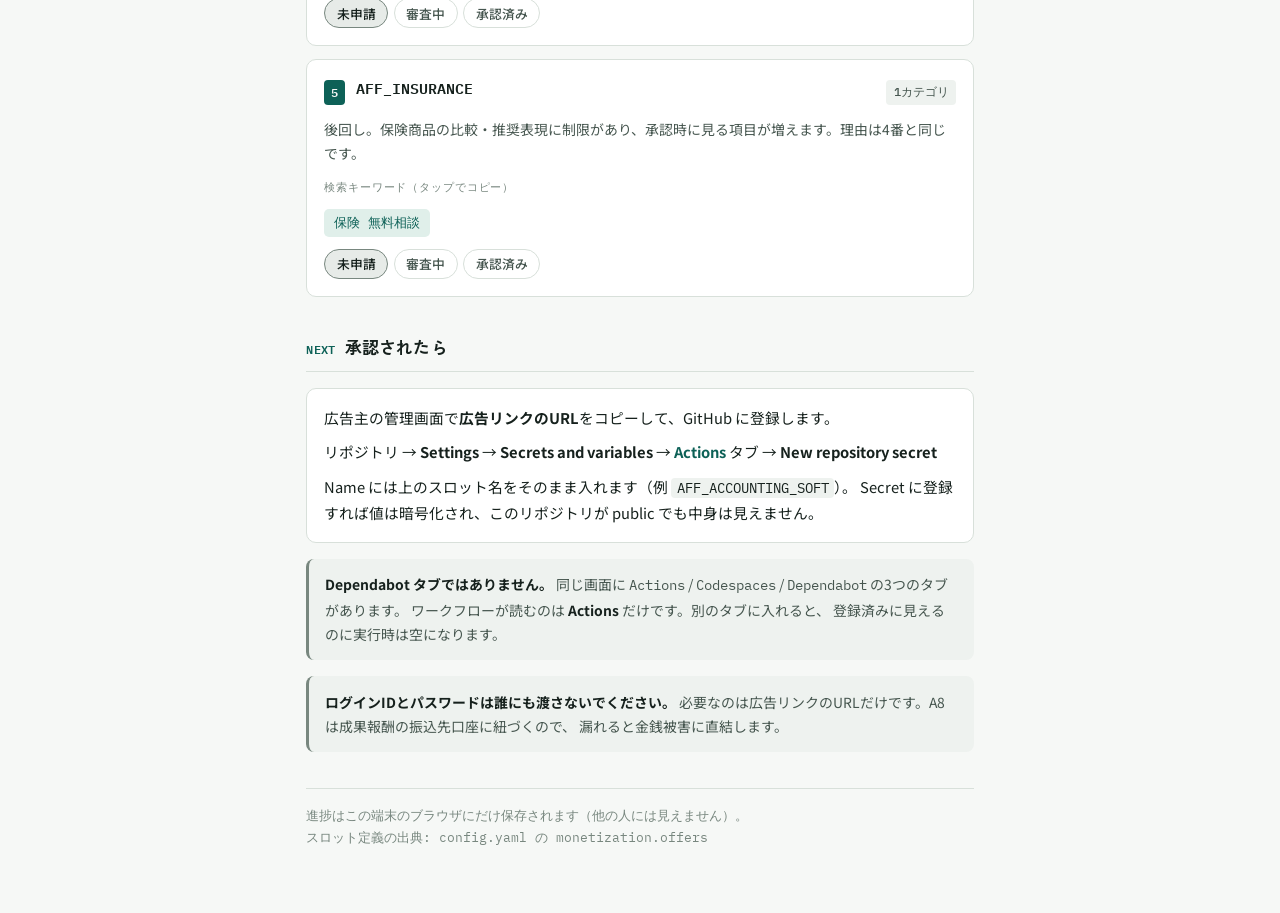
<file: docs/artifacts/a8-partner-applications.html>
<!doctype html>
<html lang="ja">
<head>
<meta charset="utf-8">
<meta name="viewport" content="width=device-width,initial-scale=1">
<title>A8 提携申請5枠</title>
</head>
<body>
<!-- 旧Claudeアカウントのアーティファクト 66ae1c56-6264-4027-b94b-70a0cba57b85 から保存 -->
<title>A8 提携申請5枠</title>
<link rel="preconnect" href="https://fonts.googleapis.com">
<link rel="preconnect" href="https://fonts.gstatic.com" crossorigin>
<link rel="stylesheet" href="https://fonts.googleapis.com/css2?family=Zen+Kaku+Gothic+New:wght@500;700;900&family=Noto+Sans+JP:wght@400;500;700&family=IBM+Plex+Mono:wght@400;500;600&display=swap">

<style>
  :root {
    --ground: #f6f8f6;
    --surface: #ffffff;
    --surface-2: #eef2ef;
    --ink: #16211d;
    --ink-2: #46564f;
    --ink-3: #78877f;
    --line: #d8e0da;
    --accent: #0d6157;
    --accent-soft: #e0efea;
    --pending: #9a6300;
    --pending-soft: #fbeed3;
    --done: #0d6157;
    --done-soft: #d6ece3;
    --idle: #78877f;
    --idle-soft: #e7ebe8;

    --display: "Zen Kaku Gothic New", "Hiragino Kaku Gothic ProN", "Yu Gothic", system-ui, sans-serif;
    --body: "Noto Sans JP", "Hiragino Kaku Gothic ProN", "Yu Gothic", system-ui, sans-serif;
    --mono: "IBM Plex Mono", ui-monospace, "SFMono-Regular", Menlo, monospace;
  }

  @media (prefers-color-scheme: dark) {
    :root:not([data-theme="light"]) {
      --ground: #101614;
      --surface: #18211e;
      --surface-2: #1f2a26;
      --ink: #e8efeb;
      --ink-2: #a9b8b1;
      --ink-3: #7c8b84;
      --line: #2b3833;
      --accent: #4fbfa4;
      --accent-soft: #17302a;
      --pending: #e0a851;
      --pending-soft: #33270f;
      --done: #4fbfa4;
      --done-soft: #14302a;
      --idle: #7c8b84;
      --idle-soft: #232d29;
    }
  }

  :root[data-theme="dark"] {
    --ground: #101614;
    --surface: #18211e;
    --surface-2: #1f2a26;
    --ink: #e8efeb;
    --ink-2: #a9b8b1;
    --ink-3: #7c8b84;
    --line: #2b3833;
    --accent: #4fbfa4;
    --accent-soft: #17302a;
    --pending: #e0a851;
    --pending-soft: #33270f;
    --done: #4fbfa4;
    --done-soft: #14302a;
    --idle: #7c8b84;
    --idle-soft: #232d29;
  }

  * { box-sizing: border-box; }

  body {
    margin: 0;
    background: var(--ground);
    color: var(--ink);
    font-family: var(--body);
    font-size: 16px;
    line-height: 1.75;
    -webkit-text-size-adjust: 100%;
  }

  .wrap {
    max-width: 44rem;
    margin: 0 auto;
    padding: 2.5rem 1.15rem 4rem;
    display: flex;
    flex-direction: column;
    gap: 2.25rem;
  }

  /* ---------- header ---------- */
  header { display: flex; flex-direction: column; gap: .7rem; }

  .eyebrow {
    font-family: var(--mono);
    font-size: .72rem;
    font-weight: 500;
    letter-spacing: .1em;
    text-transform: uppercase;
    color: var(--accent);
  }

  h1 {
    font-family: var(--display);
    font-weight: 900;
    font-size: clamp(1.7rem, 6vw, 2.3rem);
    line-height: 1.25;
    letter-spacing: -.01em;
    margin: 0;
    text-wrap: balance;
  }

  .lede { margin: 0; color: var(--ink-2); max-width: 34em; }

  /* ---------- caveat ---------- */
  .caveat {
    background: var(--pending-soft);
    border-left: 3px solid var(--pending);
    border-radius: 0 6px 6px 0;
    padding: .9rem 1.05rem;
    font-size: .89rem;
    line-height: 1.7;
    color: var(--ink);
  }
  .caveat strong { color: var(--pending); }

  /* ---------- sections ---------- */
  section { display: flex; flex-direction: column; gap: 1rem; }

  h2 {
    font-family: var(--display);
    font-weight: 700;
    font-size: 1.05rem;
    letter-spacing: .01em;
    margin: 0;
    padding-bottom: .55rem;
    border-bottom: 1px solid var(--line);
    display: flex;
    align-items: baseline;
    gap: .6rem;
  }
  h2 .n {
    font-family: var(--mono);
    font-size: .78rem;
    font-weight: 600;
    color: var(--accent);
  }

  /* ---------- click path ---------- */
  ol.path {
    margin: 0;
    padding: 0;
    list-style: none;
    display: flex;
    flex-direction: column;
    gap: .1rem;
    counter-reset: step;
  }
  ol.path li {
    counter-increment: step;
    display: grid;
    grid-template-columns: 1.6rem 1fr;
    gap: .75rem;
    padding: .62rem 0;
    border-bottom: 1px dashed var(--line);
    font-size: .94rem;
  }
  ol.path li:last-child { border-bottom: 0; }
  ol.path li::before {
    content: counter(step);
    font-family: var(--mono);
    font-size: .76rem;
    font-weight: 600;
    color: var(--accent);
    background: var(--accent-soft);
    border-radius: 4px;
    height: 1.45rem;
    display: grid;
    place-items: center;
    margin-top: .12rem;
  }
  ol.path b { font-weight: 700; }

  /* ---------- slot cards ---------- */
  .slots { display: flex; flex-direction: column; gap: .8rem; }

  .slot {
    background: var(--surface);
    border: 1px solid var(--line);
    border-radius: 10px;
    padding: 1rem 1.05rem 1.05rem;
    display: flex;
    flex-direction: column;
    gap: .75rem;
  }
  .slot[data-state="done"] { border-color: var(--done); }

  .slot-top {
    display: flex;
    align-items: flex-start;
    gap: .7rem;
    flex-wrap: wrap;
  }

  .rank {
    font-family: var(--mono);
    font-size: .74rem;
    font-weight: 600;
    color: var(--ground);
    background: var(--accent);
    border-radius: 4px;
    padding: .12rem .42rem;
    flex: none;
    margin-top: .28rem;
  }
  .slot[data-rank="1"] .rank { box-shadow: 0 0 0 3px var(--accent-soft); }

  .slot-name {
    font-family: var(--mono);
    font-size: .92rem;
    font-weight: 600;
    color: var(--ink);
    word-break: break-all;
    line-height: 1.5;
    flex: 1 1 12rem;
    margin-top: .16rem;
  }

  .reach {
    font-family: var(--mono);
    font-size: .72rem;
    font-weight: 500;
    color: var(--ink-2);
    background: var(--surface-2);
    border-radius: 4px;
    padding: .16rem .45rem;
    flex: none;
    margin-top: .24rem;
    font-variant-numeric: tabular-nums;
  }

  .why { margin: 0; font-size: .87rem; color: var(--ink-2); }
  .why em { color: var(--accent); font-style: normal; font-weight: 700; }

  .kw-label {
    font-family: var(--mono);
    font-size: .68rem;
    letter-spacing: .08em;
    text-transform: uppercase;
    color: var(--ink-3);
  }
  .kws { display: flex; flex-wrap: wrap; gap: .4rem; }

  button.kw {
    font-family: var(--mono);
    font-size: .82rem;
    font-weight: 500;
    color: var(--accent);
    background: var(--accent-soft);
    border: 1px solid transparent;
    border-radius: 5px;
    padding: .26rem .55rem;
    cursor: pointer;
    transition: border-color .12s, transform .08s;
  }
  button.kw:hover { border-color: var(--accent); }
  button.kw:active { transform: translateY(1px); }
  button.kw.copied { border-color: var(--accent); }
  button.kw.copied::after { content: " ✓"; }

  /* ---------- status control ---------- */
  .status { display: flex; gap: .35rem; flex-wrap: wrap; }
  button.st {
    font-family: var(--body);
    font-size: .8rem;
    font-weight: 500;
    color: var(--ink-2);
    background: transparent;
    border: 1px solid var(--line);
    border-radius: 999px;
    padding: .28rem .72rem;
    cursor: pointer;
    transition: background .12s, color .12s, border-color .12s;
  }
  button.st:hover { border-color: var(--ink-3); }
  button.st[aria-pressed="true"][data-v="idle"] {
    background: var(--idle-soft); color: var(--ink); border-color: var(--idle);
  }
  button.st[aria-pressed="true"][data-v="pending"] {
    background: var(--pending-soft); color: var(--pending); border-color: var(--pending); font-weight: 700;
  }
  button.st[aria-pressed="true"][data-v="done"] {
    background: var(--done-soft); color: var(--done); border-color: var(--done); font-weight: 700;
  }

  /* ---------- after approval ---------- */
  .after {
    background: var(--surface);
    border: 1px solid var(--line);
    border-radius: 10px;
    padding: 1rem 1.05rem;
    display: flex;
    flex-direction: column;
    gap: .55rem;
    font-size: .92rem;
  }
  .after code {
    font-family: var(--mono);
    font-size: .86rem;
    background: var(--surface-2);
    border-radius: 4px;
    padding: .08rem .34rem;
  }
  .after .tab {
    color: var(--accent);
    font-weight: 700;
  }

  .warn {
    background: var(--surface-2);
    border-radius: 8px;
    padding: .85rem 1rem;
    font-size: .87rem;
    color: var(--ink-2);
    border-left: 3px solid var(--ink-3);
  }
  .warn b { color: var(--ink); }

  footer {
    font-size: .8rem;
    color: var(--ink-3);
    border-top: 1px solid var(--line);
    padding-top: 1rem;
    font-family: var(--mono);
    line-height: 1.7;
  }

  :focus-visible { outline: 2px solid var(--accent); outline-offset: 2px; }
  @media (prefers-reduced-motion: reduce) { * { transition: none !important; } }
</style>

<div class="wrap">

  <header>
    <div class="eyebrow">A8.net → GitHub Secrets</div>
    <h1>換金経路を5枠うめる</h1>
    <p class="lede">
      パイプラインは <code style="font-family:var(--mono);font-size:.86rem">AFF_*</code> という5つの空きスロットを持っています。
      A8 で提携が承認されるとそこに広告リンクが入り、記事とショート動画に CTA が自動で差し込まれます。
      申請は5件まとめて出してください。順位は「承認後にどれを優先して使うか」の話です。
    </p>
  </header>

  <div class="caveat">
    <strong>画面の文言は保証できません。</strong>
    この環境から <code style="font-family:var(--mono);font-size:.85rem">a8.net</code> に接続できないため、
    実際のメニュー名を確認できていません。下の手順は<b>意味で合わせてください</b>
    （「プログラム検索」が別の名前なら、広告主を探す画面を開く、と読んでください）。
    違っていたらスクショを送ってもらえれば直します。
  </div>

  <section>
    <h2><span class="n">PATH</span> 申請までの流れ</h2>
    <ol class="path">
      <li>A8 にログインする（アカウントはすでにあり、note のサイト登録も完了済み）</li>
      <li><b>プログラム検索</b>（広告主を探す画面）を開く</li>
      <li>下のキーワードで検索する。タップでコピーできます</li>
      <li>結果から広告主を選び、<b>提携条件と禁止事項を読む</b>。お金・税金ジャンルは表現の制限が入ることがあります</li>
      <li><b>提携申請する</b>を押す。「即時提携」ならその場で承認、「審査あり」なら数日〜1週間待ちます</li>
      <li>5枠ぶん繰り返す。待ち時間が重ならないよう、承認を待たずに次を出してください</li>
    </ol>
  </section>

  <section>
    <h2><span class="n">SLOTS</span> 申請する5枠</h2>
    <div class="slots" id="slots"></div>
  </section>

  <section>
    <h2><span class="n">NEXT</span> 承認されたら</h2>
    <div class="after">
      <div>広告主の管理画面で<b>広告リンクのURL</b>をコピーして、GitHub に登録します。</div>
      <div>
        リポジトリ → <b>Settings</b> → <b>Secrets and variables</b> →
        <span class="tab">Actions</span> タブ → <b>New repository secret</b>
      </div>
      <div>
        Name には上のスロット名をそのまま入れます（例 <code>AFF_ACCOUNTING_SOFT</code>）。
        Secret に登録すれば値は暗号化され、このリポジトリが public でも中身は見えません。
      </div>
    </div>
    <div class="warn">
      <b>Dependabot タブではありません。</b>
      同じ画面に <code style="font-family:var(--mono);font-size:.85rem">Actions</code> /
      <code style="font-family:var(--mono);font-size:.85rem">Codespaces</code> /
      <code style="font-family:var(--mono);font-size:.85rem">Dependabot</code> の3つのタブがあります。
      ワークフローが読むのは <b>Actions</b> だけです。別のタブに入れると、
      登録済みに見えるのに実行時は空になります。
    </div>
    <div class="warn">
      <b>ログインIDとパスワードは誰にも渡さないでください。</b>
      必要なのは広告リンクのURLだけです。A8 は成果報酬の振込先口座に紐づくので、
      漏れると金銭被害に直結します。
    </div>
  </section>

  <footer>
    進捗はこの端末のブラウザにだけ保存されます（他の人には見えません）。<br>
    スロット定義の出典: config.yaml の monetization.offers
  </footer>

</div>

<script>
  const SLOTS = [
    {
      rank: 1,
      name: "AFF_ACCOUNTING_SOFT",
      reach: "3カテゴリ",
      why: "<em>ここだけ通れば動き出します。</em> default に入っている唯一の枠なので、他が全滅しても換金経路が成立します。いま採用待ちの候補（インボイス2割特例の終了 → 会計ソフトの乗り換え需要）が直撃する枠でもあります。",
      kws: ["確定申告 ソフト", "会計ソフト"]
    },
    {
      rank: 2,
      name: "AFF_TAX_ADVISOR",
      reach: "2カテゴリ",
      why: "会計ソフトと同じ読者から自然につながります。「自分で対応できる → ソフト」「個別判断が必要 → 税理士」の分岐が1本の記事から作れるので、同じコンテンツで2経路持てます。",
      kws: ["税理士 紹介"]
    },
    {
      rank: 3,
      name: "AFF_FURUSATO",
      reach: "1カテゴリ",
      why: "household 側の経路確保。税・給付金だけに収益源が偏るのを防げます。",
      kws: ["ふるさと納税"]
    },
    {
      rank: 4,
      name: "AFF_SECURITIES",
      reach: "1カテゴリ",
      why: "後回し。稼げないからではなく、金融商品は将来利益を期待させる表現やリスク説明の規制が乗るため、初売上をとる経路には選びません。運用が安定してから解放します。",
      kws: ["証券口座", "NISA"]
    },
    {
      rank: 5,
      name: "AFF_INSURANCE",
      reach: "1カテゴリ",
      why: "後回し。保険商品の比較・推奨表現に制限があり、承認時に見る項目が増えます。理由は4番と同じです。",
      kws: ["保険 無料相談"]
    }
  ];

  const STATES = [
    { v: "idle", label: "未申請" },
    { v: "pending", label: "審査中" },
    { v: "done", label: "承認済み" }
  ];

  const KEY = "a8-slot-status-v1";

  function load() {
    try {
      return JSON.parse(localStorage.getItem(KEY)) || {};
    } catch (e) {
      return {};
    }
  }

  function save(state) {
    try {
      localStorage.setItem(KEY, JSON.stringify(state));
    } catch (e) { /* プライベートウィンドウなどでは保存できない */ }
  }

  let status = load();

  function render() {
    const host = document.getElementById("slots");
    host.textContent = "";

    SLOTS.forEach(function (s) {
      const cur = status[s.name] || "idle";

      const card = document.createElement("div");
      card.className = "slot";
      card.dataset.rank = String(s.rank);
      card.dataset.state = cur;

      const top = document.createElement("div");
      top.className = "slot-top";
      top.innerHTML =
        '<span class="rank">' + s.rank + '</span>' +
        '<span class="slot-name">' + s.name + '</span>' +
        '<span class="reach">' + s.reach + '</span>';
      card.appendChild(top);

      const why = document.createElement("p");
      why.className = "why";
      why.innerHTML = s.why;
      card.appendChild(why);

      const kwLabel = document.createElement("div");
      kwLabel.className = "kw-label";
      kwLabel.textContent = "検索キーワード（タップでコピー）";
      card.appendChild(kwLabel);

      const kws = document.createElement("div");
      kws.className = "kws";
      s.kws.forEach(function (k) {
        const b = document.createElement("button");
        b.className = "kw";
        b.type = "button";
        b.textContent = k;
        b.addEventListener("click", function () {
          copy(k, b);
        });
        kws.appendChild(b);
      });
      card.appendChild(kws);

      const st = document.createElement("div");
      st.className = "status";
      STATES.forEach(function (o) {
        const b = document.createElement("button");
        b.className = "st";
        b.type = "button";
        b.dataset.v = o.v;
        b.textContent = o.label;
        b.setAttribute("aria-pressed", String(cur === o.v));
        b.addEventListener("click", function () {
          status[s.name] = o.v;
          save(status);
          render();
        });
        st.appendChild(b);
      });
      card.appendChild(st);

      host.appendChild(card);
    });
  }

  function copy(text, btn) {
    const done = function () {
      btn.classList.add("copied");
      setTimeout(function () { btn.classList.remove("copied"); }, 1200);
    };
    if (navigator.clipboard && navigator.clipboard.writeText) {
      navigator.clipboard.writeText(text).then(done, function () { fallback(text, done); });
    } else {
      fallback(text, done);
    }
  }

  function fallback(text, done) {
    try {
      const ta = document.createElement("textarea");
      ta.value = text;
      ta.setAttribute("readonly", "");
      ta.style.position = "fixed";
      ta.style.opacity = "0";
      document.body.appendChild(ta);
      ta.select();
      document.execCommand("copy");
      document.body.removeChild(ta);
      done();
    } catch (e) { /* コピーできない環境では手で選択してもらう */ }
  }

  render();
</script>
</body>
</html>
</file>
<file: quiz/styles.css>
/* =========================================================
   基本トークン
   ========================================================= */
:root {
  --bg:        #f6f1ef;
  --bg-tint:   #efe6e3;
  --card:      #fffdfc;
  --line:      #e6dbd7;
  --line-soft: #f0e7e4;
  --ink:       #2f2a2c;
  --ink-mid:   #6b6165;
  --ink-soft:  #9a8f93;
  --accent:    #a8617b;
  --accent-sub:#c98fa4;
  --accent-bg: #f6e9ee;
  --shadow:    0 1px 2px rgba(70, 45, 55, .04), 0 10px 30px rgba(70, 45, 55, .06);
  --shadow-lift: 0 2px 4px rgba(70, 45, 55, .06), 0 16px 40px rgba(70, 45, 55, .10);
  --radius:    20px;
  --ease:      cubic-bezier(.22, .8, .26, 1);
}

@media (prefers-color-scheme: dark) {
  :root {
    --bg:        #171416;
    --bg-tint:   #201b1f;
    --card:      #211d20;
    --line:      #342c31;
    --line-soft: #2a2429;
    --ink:       #f0e9ec;
    --ink-mid:   #b6a9af;
    --ink-soft:  #857a80;
    --accent:    #e0a0b7;
    --accent-sub:#c98fa4;
    --accent-bg: #33242c;
    --shadow:    0 1px 2px rgba(0, 0, 0, .3), 0 10px 30px rgba(0, 0, 0, .28);
    --shadow-lift: 0 2px 4px rgba(0, 0, 0, .35), 0 16px 40px rgba(0, 0, 0, .4);
  }
}

* { box-sizing: border-box; }

/* display を持つクラスに hidden 属性が付いても確実に隠す */
[hidden] { display: none !important; }

html, body {
  margin: 0;
  padding: 0;
  background: var(--bg);
  color: var(--ink);
}

body {
  font-family: "Hiragino Sans", "Hiragino Kaku Gothic ProN", "Noto Sans JP",
               -apple-system, BlinkMacSystemFont, "Segoe UI", system-ui, sans-serif;
  font-size: 16px;
  line-height: 1.75;
  -webkit-font-smoothing: antialiased;
  -webkit-text-size-adjust: 100%;
  -webkit-tap-highlight-color: transparent;
  letter-spacing: .02em;
}

/* うっすらとした背景の色みだけ添える */
body::before {
  content: "";
  position: fixed;
  inset: 0;
  z-index: -1;
  background:
    radial-gradient(60% 40% at 15% 0%,  var(--accent-bg), transparent 70%),
    radial-gradient(50% 35% at 95% 100%, var(--bg-tint), transparent 70%);
  opacity: .85;
  pointer-events: none;
}

.app {
  width: 100%;
  max-width: 480px;
  margin: 0 auto;
  padding:
    calc(env(safe-area-inset-top) + 20px)
    20px
    calc(env(safe-area-inset-bottom) + 40px);
  min-height: 100vh;
  min-height: 100dvh;
  display: flex;
  flex-direction: column;
}

/* =========================================================
   画面切り替え
   ========================================================= */
.screen { display: none; flex: 1 1 auto; flex-direction: column; }
.screen.is-active { display: flex; animation: screen-in .42s var(--ease) both; }

@keyframes screen-in {
  from { opacity: 0; transform: translateY(10px); }
  to   { opacity: 1; transform: none; }
}

/* =========================================================
   ボタン共通
   ========================================================= */
.btn {
  appearance: none;
  border: 0;
  font: inherit;
  font-size: 16px;
  letter-spacing: .04em;
  cursor: pointer;
  border-radius: 999px;
  padding: 16px 24px;
  width: 100%;
  transition: transform .18s var(--ease), background-color .2s var(--ease),
              box-shadow .25s var(--ease), color .2s var(--ease);
}
.btn:active { transform: scale(.98); }

.btn--primary {
  background: var(--accent);
  color: #fff;
  box-shadow: 0 8px 22px rgba(168, 97, 123, .28);
}
@media (prefers-color-scheme: dark) {
  .btn--primary { color: #241a1f; box-shadow: 0 8px 22px rgba(0, 0, 0, .45); }
}

.btn--ghost {
  background: var(--card);
  color: var(--ink);
  border: 1px solid var(--line);
  box-shadow: var(--shadow);
}

.btn--text {
  background: none;
  color: var(--ink-soft);
  font-size: 14px;
  padding: 10px 12px;
  text-decoration: underline;
  text-underline-offset: 4px;
  text-decoration-color: var(--line);
}
.btn--text:hover { color: var(--ink-mid); }

.btn--skip {
  background: var(--card);
  color: var(--ink-mid);
  border: 1px solid var(--line);
  box-shadow: var(--shadow);
}

/* =========================================================
   トップ画面
   ========================================================= */
.screen--start { justify-content: center; }

.start__inner { text-align: center; padding: 32px 4px; }

/* ふたつ並んだ丸（トップと完了画面の小さな飾り） */
.mark {
  display: flex;
  justify-content: center;
  align-items: center;
  gap: 7px;
  color: var(--accent-sub);
}
.mark i {
  width: 11px;
  height: 11px;
  border-radius: 50%;
  border: 1.5px solid currentColor;
}
.mark i:first-child { background: currentColor; }

.start__mark {
  margin: 0 0 30px;
  animation: breathe 4.5s ease-in-out infinite;
}
@keyframes breathe {
  0%, 100% { opacity: .55; transform: translateY(0); }
  50%      { opacity: 1;   transform: translateY(-3px); }
}

.start__title {
  margin: 0 0 18px;
  font-size: 27px;
  line-height: 1.65;
  font-weight: 600;
  letter-spacing: .04em;
}

.start__lead {
  margin: 0 0 44px;
  color: var(--ink-mid);
  font-size: 15px;
}

.start__actions { display: grid; gap: 14px; }

.resume {
  margin-top: 14px;
  padding: 20px 18px 12px;
  background: var(--card);
  border: 1px solid var(--line-soft);
  border-radius: var(--radius);
  box-shadow: var(--shadow);
  display: grid;
  gap: 10px;
}
.resume__text { margin: 0 0 4px; font-size: 14px; color: var(--ink-mid); }

.start__note {
  margin: 40px 0 0;
  font-size: 12px;
  color: var(--ink-soft);
  letter-spacing: .06em;
}

/* =========================================================
   上部バー・進捗
   ========================================================= */
.topbar {
  display: flex;
  align-items: center;
  gap: 14px;
  padding: 4px 0 22px;
}

.iconbtn {
  flex: 0 0 auto;
  width: 40px;
  height: 40px;
  display: grid;
  place-items: center;
  border-radius: 50%;
  border: 1px solid var(--line-soft);
  background: var(--card);
  color: var(--ink-mid);
  cursor: pointer;
  transition: opacity .2s var(--ease), transform .18s var(--ease);
}
.iconbtn:active { transform: scale(.94); }
.iconbtn[disabled] { opacity: .3; cursor: default; }
.iconbtn svg {
  width: 20px; height: 20px;
  fill: none; stroke: currentColor;
  stroke-width: 1.7; stroke-linecap: round; stroke-linejoin: round;
}

.progress { flex: 1 1 auto; display: flex; align-items: center; gap: 12px; }

.progress__bar {
  flex: 1 1 auto;
  height: 3px;
  border-radius: 999px;
  background: var(--line);
  overflow: hidden;
}
.progress__fill {
  display: block;
  height: 100%;
  width: 0;
  border-radius: 999px;
  background: linear-gradient(90deg, var(--accent-sub), var(--accent));
  transition: width .5s var(--ease);
}
.progress__count {
  margin: 0;
  flex: 0 0 auto;
  font-size: 12px;
  letter-spacing: .12em;
  color: var(--ink-soft);
  font-variant-numeric: tabular-nums;
}

/* =========================================================
   設問
   ========================================================= */
.qwrap { flex: 1 1 auto; display: flex; flex-direction: column; }
.qwrap.is-swapping { animation: q-out .16s var(--ease) both; }
.qwrap.is-entering { animation: q-in .42s var(--ease) both; }

@keyframes q-out { to { opacity: 0; transform: translateY(-6px); } }
@keyframes q-in  { from { opacity: 0; transform: translateY(12px); } to { opacity: 1; transform: none; } }

.milestone {
  margin: 0 0 18px;
  align-self: flex-start;
  font-size: 12.5px;
  letter-spacing: .08em;
  color: var(--accent);
  background: var(--accent-bg);
  border-radius: 999px;
  padding: 6px 16px;
  animation: pop-in .5s var(--ease) both;
}
.milestone--static { color: var(--ink-mid); background: var(--bg-tint); }
@keyframes pop-in {
  from { opacity: 0; transform: translateY(6px) scale(.96); }
  to   { opacity: 1; transform: none; }
}

.qtext { margin: 4px 0 26px; }

.qtext__scene {
  margin: 0 0 14px;
  color: var(--ink-mid);
  font-size: 15px;
  line-height: 1.95;
}
.qtext__scene p { margin: 0; }

.qtext__ask {
  margin: 0;
  font-size: 21px;
  line-height: 1.7;
  font-weight: 600;
  letter-spacing: .03em;
}

.qtext__note { margin: 14px 0 0; font-size: 13px; color: var(--ink-soft); }

/* 選択肢カード */
.options { display: grid; gap: 10px; }

.option {
  position: relative;
  display: flex;
  align-items: center;
  gap: 14px;
  width: 100%;
  text-align: left;
  font: inherit;
  font-size: 15.5px;
  line-height: 1.6;
  color: var(--ink);
  background: var(--card);
  border: 1px solid var(--line-soft);
  border-radius: 16px;
  box-shadow: var(--shadow);
  padding: 15px 18px;
  cursor: pointer;
  transition: transform .2s var(--ease), border-color .25s var(--ease),
              background-color .25s var(--ease), box-shadow .25s var(--ease);
  animation: card-in .45s var(--ease) both;
  animation-delay: calc(var(--i) * 45ms);
}
.option:active { transform: scale(.985); }
@media (hover: hover) {
  .option:hover { border-color: var(--accent-sub); box-shadow: var(--shadow-lift); }
}

@keyframes card-in {
  from { opacity: 0; transform: translateY(10px); }
  to   { opacity: 1; transform: none; }
}

.option__dot {
  flex: 0 0 auto;
  width: 18px;
  height: 18px;
  border-radius: 50%;
  border: 1.5px solid var(--line);
  transition: border-color .25s var(--ease), background-color .25s var(--ease),
              box-shadow .25s var(--ease);
}

.option.is-current { border-color: var(--accent-sub); background: var(--accent-bg); }
.option.is-current .option__dot { border-color: var(--accent); background: var(--accent); }

.option.is-picked {
  border-color: var(--accent);
  background: var(--accent-bg);
  animation: pick .42s var(--ease);
}
.option.is-picked .option__dot {
  border-color: var(--accent);
  background: var(--accent);
  box-shadow: 0 0 0 5px var(--accent-bg);
}
@keyframes pick {
  0%   { transform: scale(1); }
  35%  { transform: scale(.975); }
  100% { transform: scale(1); }
}

/* =========================================================
   自由記述
   ========================================================= */
.freetext {
  width: 100%;
  font: inherit;
  font-size: 16px;
  line-height: 1.8;
  color: var(--ink);
  background: var(--card);
  border: 1px solid var(--line-soft);
  border-radius: 16px;
  box-shadow: var(--shadow);
  padding: 18px;
  resize: vertical;
  outline: none;
  transition: border-color .25s var(--ease);
}
.freetext:focus { border-color: var(--accent-sub); }

.free__actions { display: grid; gap: 12px; margin-top: 26px; }

/* =========================================================
   完了画面
   ========================================================= */
.screen--done { justify-content: center; }
.done__inner { text-align: center; padding: 24px 0; }

.done__mark { margin: 0 0 26px; }
.done__title { margin: 0 0 14px; font-size: 25px; line-height: 1.6; font-weight: 600; }
.done__lead  { margin: 0 0 14px; color: var(--ink-mid); font-size: 15px; }

.done__status {
  margin: 0 0 8px;
  font-size: 13px;
  color: var(--ink-soft);
  letter-spacing: .04em;
  animation: pop-in .4s var(--ease) both;
}

.done__actions { display: grid; gap: 12px; margin-top: 24px; }
.done__row { display: grid; grid-template-columns: 1fr 1fr; gap: 12px; }
.done__row .btn { padding: 15px 10px; font-size: 15px; }

.preview {
  margin-top: 34px;
  text-align: left;
  border-top: 1px solid var(--line-soft);
  padding-top: 18px;
}
.preview summary {
  cursor: pointer;
  font-size: 13px;
  color: var(--ink-soft);
  list-style: none;
  letter-spacing: .06em;
}
.preview summary::-webkit-details-marker { display: none; }
.preview summary::before { content: "＋ "; }
.preview[open] summary::before { content: "− "; }

.preview pre {
  margin: 16px 0 0;
  padding: 18px;
  background: var(--card);
  border: 1px solid var(--line-soft);
  border-radius: 16px;
  font-size: 12.5px;
  line-height: 1.9;
  color: var(--ink-mid);
  white-space: pre-wrap;
  word-break: break-word;
  max-height: 320px;
  overflow: auto;
  font-family: ui-monospace, "SFMono-Regular", Menlo, monospace;
}

/* =========================================================
   トースト
   ========================================================= */
.toast {
  position: fixed;
  left: 50%;
  bottom: calc(env(safe-area-inset-bottom) + 28px);
  transform: translate(-50%, 14px);
  margin: 0;
  padding: 12px 22px;
  border-radius: 999px;
  background: var(--ink);
  color: var(--bg);
  font-size: 13.5px;
  letter-spacing: .04em;
  box-shadow: var(--shadow-lift);
  opacity: 0;
  pointer-events: none;
  transition: opacity .3s var(--ease), transform .3s var(--ease);
  z-index: 20;
}
.toast.is-visible { opacity: 1; transform: translate(-50%, 0); }

/* =========================================================
   その他
   ========================================================= */
@media (min-width: 520px) {
  .start__title { font-size: 30px; }
  .qtext__ask   { font-size: 22px; }
}

@media (prefers-reduced-motion: reduce) {
  *, *::before, *::after {
    animation-duration: .01ms !important;
    animation-iteration-count: 1 !important;
    transition-duration: .01ms !important;
  }
}
</file>
